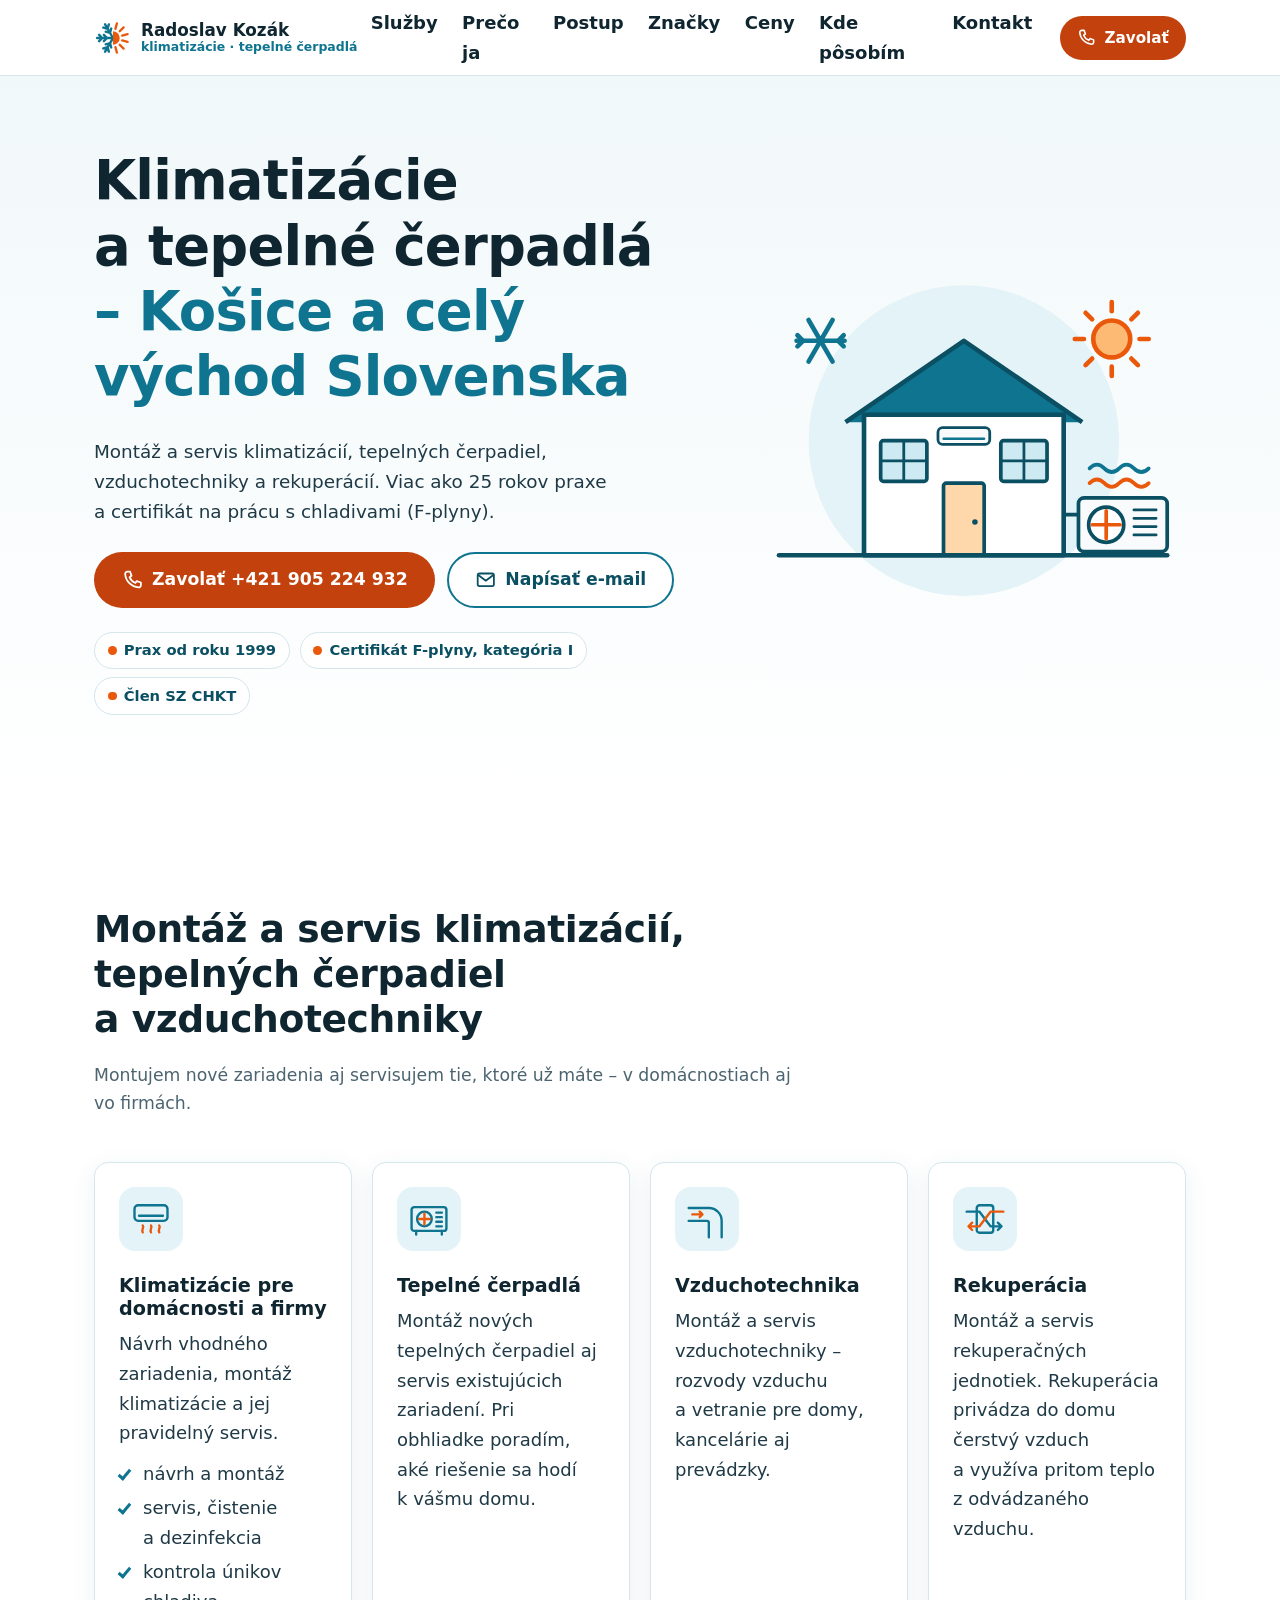
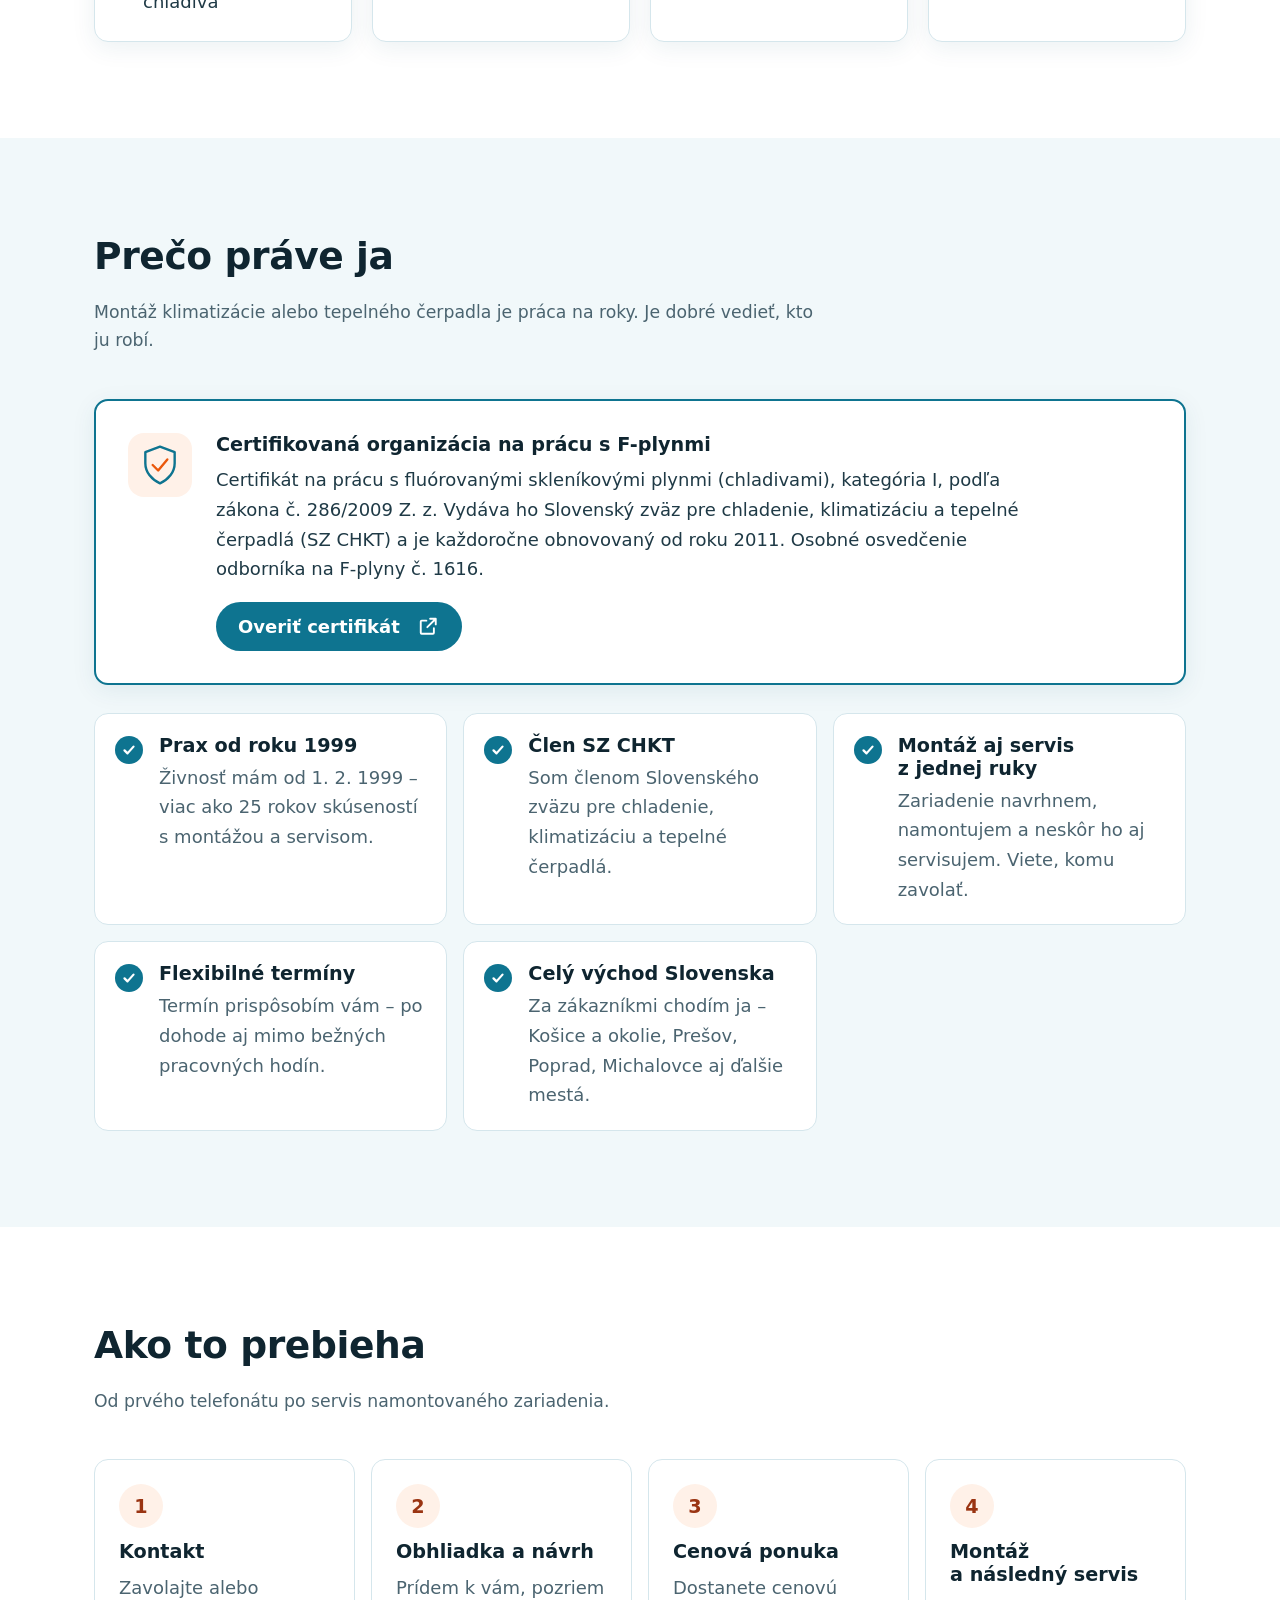
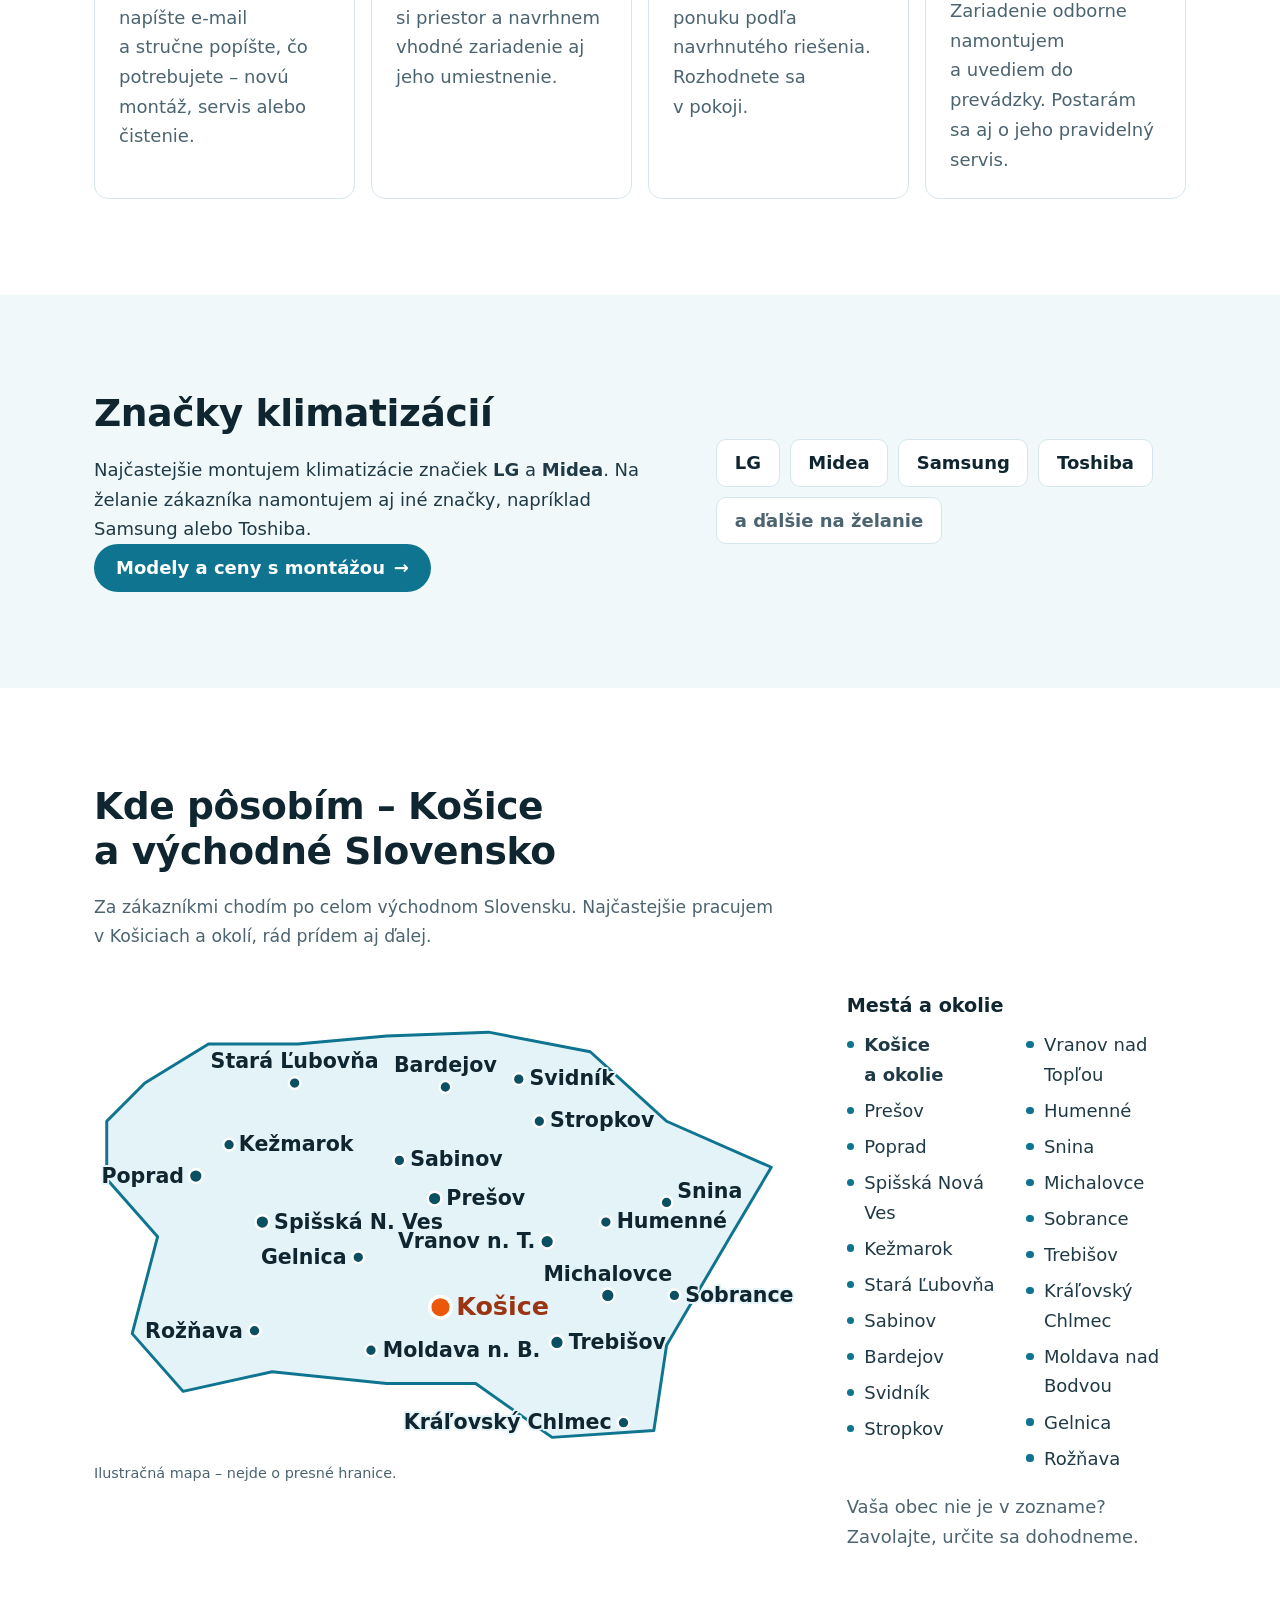
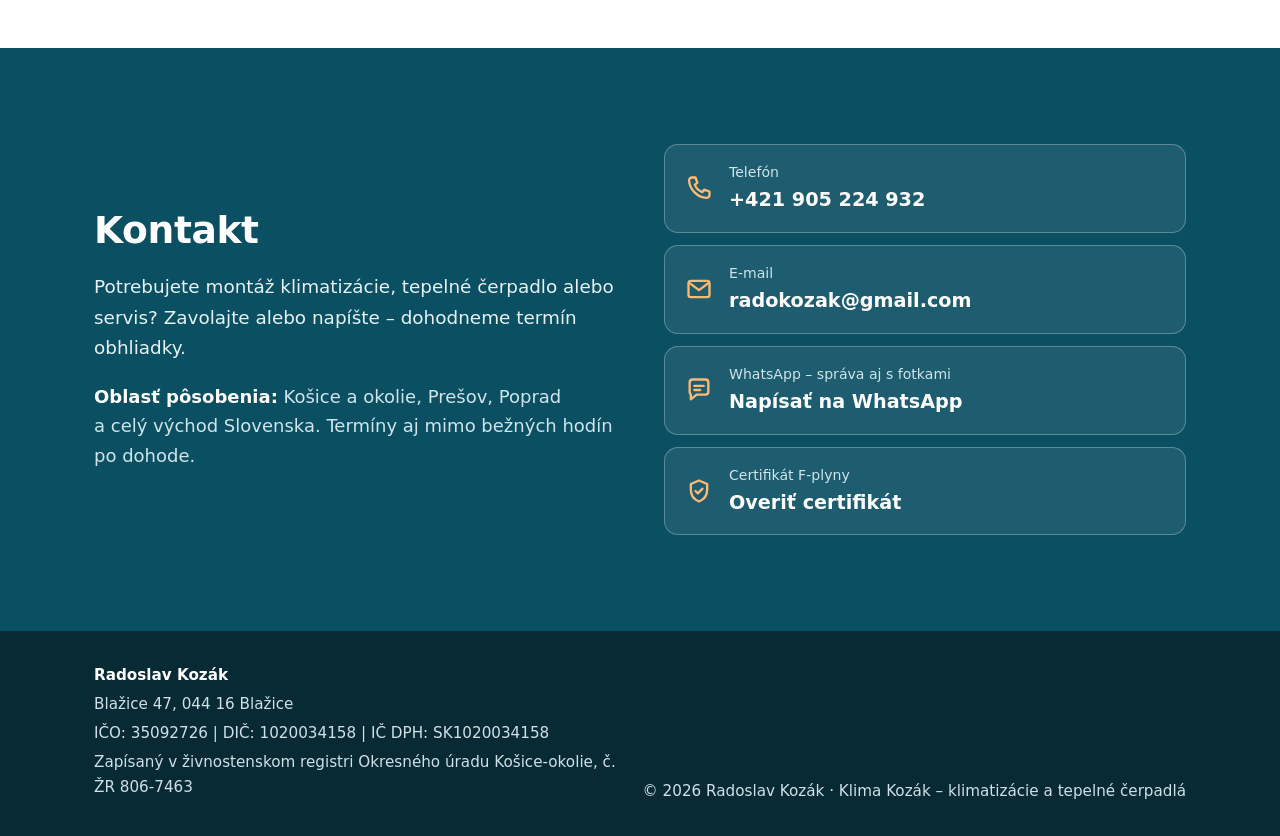
<file: index.html>
<!DOCTYPE html>
<!--
  =====================================================================
  KONTAKTY (doplnené skriptom doplnit-kontakty.ps1)
  ---------------------------------------------------------------------
  Telefón:  +421 905 224 932  (v odkazoch tel:+421905224932)
  E-mail:   radokozak@gmail.com
  Doména:   klimakozak.sk
  Pri zmene: hromadne nahraďte starú hodnotu novou vo všetkých
  súboroch (index.html, 404.html, robots.txt, sitemap.xml).
  =====================================================================
-->
<html lang="sk">
<head>
  <meta charset="utf-8">
  <meta name="viewport" content="width=device-width, initial-scale=1">
  <title>Klimatizácie a tepelné čerpadlá Košice | Radoslav Kozák</title>
  <meta name="description" content="Montáž klimatizácie Košice, tepelné čerpadlo, rekuperácia a vzduchotechnika. Servis klimatizácií v Košiciach, Prešove, Poprade a na celom východnom Slovensku.">
  <link rel="canonical" href="https://klimakozak.sk/">
  <meta name="theme-color" content="#0b4f63">
  <meta name="color-scheme" content="light">

  <link rel="icon" href="favicon.ico" sizes="32x32">
  <link rel="icon" href="favicon.svg" type="image/svg+xml">
  <link rel="icon" href="icon-192.png" type="image/png" sizes="192x192">
  <link rel="apple-touch-icon" href="apple-touch-icon.png">

  <!-- Open Graph / sociálne siete -->
  <meta property="og:type" content="website">
  <meta property="og:locale" content="sk_SK">
  <meta property="og:site_name" content="Klima Kozák">
  <meta property="og:title" content="Klimatizácie a tepelné čerpadlá Košice | Radoslav Kozák">
  <meta property="og:description" content="Montáž a servis klimatizácií, tepelných čerpadiel, vzduchotechniky a rekuperácií. Košice a celý východ Slovenska, prax od roku 1999.">
  <meta property="og:url" content="https://klimakozak.sk/">
  <meta property="og:image" content="https://klimakozak.sk/images/og-image.png">
  <meta property="og:image:width" content="1200">
  <meta property="og:image:height" content="630">
  <meta property="og:image:alt" content="Radoslav Kozák – klimatizácie a tepelné čerpadlá, Košice a východné Slovensko">
  <meta name="twitter:card" content="summary_large_image">
  <meta name="twitter:title" content="Klimatizácie a tepelné čerpadlá Košice | Radoslav Kozák">
  <meta name="twitter:description" content="Montáž a servis klimatizácií, tepelných čerpadiel, vzduchotechniky a rekuperácií na východnom Slovensku.">
  <meta name="twitter:image" content="https://klimakozak.sk/images/og-image.png">

  <link rel="stylesheet" href="css/style.css?v=2026-11-21e">
  <script>document.documentElement.classList.add('js');</script>
  <script src="js/main.js?v=2026-11-19" defer></script>

  <script type="application/ld+json">
  {
    "@context": "https://schema.org",
    "@type": "HVACBusiness",
    "@id": "https://klimakozak.sk/#firma",
    "name": "Radoslav Kozák – klimatizácie a tepelné čerpadlá",
    "legalName": "Radoslav Kozák",
    "alternateName": ["Klima Kozák", "Radoslav Kozák klimatizácie", "Radoslav Kozák – klimatizácie a tepelné čerpadlá"],
    "founder": { "@type": "Person", "name": "Radoslav Kozák" },
    "description": "Montáž a servis klimatizácií, tepelných čerpadiel, vzduchotechniky a rekuperácií v Košiciach a na celom východnom Slovensku.",
    "url": "https://klimakozak.sk/",
    "logo": "https://klimakozak.sk/icon-512.png",
    "image": "https://klimakozak.sk/images/og-image.png",
    "telephone": "+421 905 224 932",
    "email": "radokozak@gmail.com",
    "foundingDate": "1999-02-01",
    "taxID": "1020034158",
    "vatID": "SK1020034158",
    "identifier": {
      "@type": "PropertyValue",
      "propertyID": "IČO",
      "value": "35092726"
    },
    "address": {
      "@type": "PostalAddress",
      "streetAddress": "Blažice 47",
      "postalCode": "044 16",
      "addressLocality": "Blažice",
      "addressCountry": "SK"
    },
    "areaServed": [
      { "@type": "City", "name": "Košice" },
      { "@type": "AdministrativeArea", "name": "Košice-okolie" },
      { "@type": "City", "name": "Prešov" },
      { "@type": "City", "name": "Poprad" },
      { "@type": "City", "name": "Spišská Nová Ves" },
      { "@type": "City", "name": "Kežmarok" },
      { "@type": "City", "name": "Stará Ľubovňa" },
      { "@type": "City", "name": "Sabinov" },
      { "@type": "City", "name": "Bardejov" },
      { "@type": "City", "name": "Svidník" },
      { "@type": "City", "name": "Stropkov" },
      { "@type": "City", "name": "Vranov nad Topľou" },
      { "@type": "City", "name": "Humenné" },
      { "@type": "City", "name": "Snina" },
      { "@type": "City", "name": "Michalovce" },
      { "@type": "City", "name": "Sobrance" },
      { "@type": "City", "name": "Trebišov" },
      { "@type": "City", "name": "Kráľovský Chlmec" },
      { "@type": "City", "name": "Moldava nad Bodvou" },
      { "@type": "City", "name": "Gelnica" },
      { "@type": "City", "name": "Rožňava" },
      { "@type": "AdministrativeArea", "name": "Košický kraj" },
      { "@type": "AdministrativeArea", "name": "Prešovský kraj" }
    ],
    "hasOfferCatalog": {
      "@type": "OfferCatalog",
      "name": "Služby",
      "itemListElement": [
        { "@type": "Offer", "itemOffered": { "@type": "Service", "name": "Montáž a servis klimatizácií", "description": "Návrh, montáž, servis, čistenie a dezinfekcia klimatizácií, kontrola únikov chladiva – pre domácnosti aj firmy." } },
        { "@type": "Offer", "itemOffered": { "@type": "Service", "name": "Montáž a servis tepelných čerpadiel" } },
        { "@type": "Offer", "itemOffered": { "@type": "Service", "name": "Montáž a servis vzduchotechniky" } },
        { "@type": "Offer", "itemOffered": { "@type": "Service", "name": "Montáž a servis rekuperácie" } }
      ]
    },
    "hasCredential": {
      "@type": "EducationalOccupationalCredential",
      "name": "Certifikát pre prácu s fluórovanými skleníkovými plynmi – kategória I (zákon č. 286/2009 Z. z.)",
      "credentialCategory": "certifikát",
      "recognizedBy": {
        "@type": "Organization",
        "name": "Slovenský zväz pre chladenie, klimatizáciu a tepelné čerpadlá",
        "url": "https://www.szchkt.org/"
      },
      "url": "https://www.szchkt.org/a/databaza/organizacie/35092726/stranka"
    },
    "memberOf": {
      "@type": "Organization",
      "name": "Slovenský zväz pre chladenie, klimatizáciu a tepelné čerpadlá",
      "url": "https://www.szchkt.org/"
    }
  }
  </script>
  <script type="application/ld+json">
  {
    "@context": "https://schema.org",
    "@type": "WebSite",
    "@id": "https://klimakozak.sk/#web",
    "name": "Klima Kozák",
    "alternateName": ["Radoslav Kozák – klimatizácie", "klimakozak.sk"],
    "url": "https://klimakozak.sk/",
    "inLanguage": "sk",
    "publisher": { "@id": "https://klimakozak.sk/#firma" }
  }
  </script>
</head>
<body>
  <a class="skip-link" href="#obsah">Preskočiť na obsah</a>

  <header class="site-header">
    <div class="container header-inner">
      <a class="brand" href="#uvod" aria-label="Radoslav Kozák – klimatizácie a tepelné čerpadlá, na začiatok stránky">
        <svg class="brand-mark" viewBox="0 0 48 48" width="40" height="40" aria-hidden="true" focusable="false">
          <use href="#symbol-logo"/>
        </svg>
        <span class="brand-text">
          <span class="brand-name">Radoslav Kozák</span>
          <span class="brand-tag">klimatizácie · tepelné čerpadlá</span>
        </span>
      </a>

      <a class="btn btn-accent btn-call" href="tel:+421905224932">
        <svg class="icon" viewBox="0 0 24 24" aria-hidden="true" focusable="false"><use href="#i-phone"/></svg>
        <span>Zavolať</span>
      </a>

      <button class="menu-toggle" type="button" aria-expanded="false" aria-controls="menu" aria-label="Menu">
        <svg class="icon" viewBox="0 0 24 24" aria-hidden="true" focusable="false">
          <path class="bar bar-1" d="M4 7h16"/><path class="bar bar-2" d="M4 12h16"/><path class="bar bar-3" d="M4 17h16"/>
        </svg>
      </button>

      <nav class="site-nav" id="menu" aria-label="Hlavná navigácia">
        <ul>
          <li><a href="#sluzby">Služby</a></li>
          <li><a href="#preco">Prečo ja</a></li>
          <li><a href="#postup">Postup</a></li>
          <li><a href="#znacky">Značky</a></li>
          <li><a href="klimatizacie.html">Ceny</a></li>
          <li><a href="#oblast">Kde pôsobím</a></li>
          <li><a href="#kontakt">Kontakt</a></li>
        </ul>
      </nav>
    </div>
  </header>

  <main id="obsah">
    <!-- ============ ÚVOD ============ -->
    <section class="hero" id="uvod" aria-labelledby="hero-nadpis">
      <div class="container hero-grid">
        <div class="hero-text">
          <h1 id="hero-nadpis">Klimatizácie a&nbsp;tepelné čerpadlá <span class="h1-place">– Košice a&nbsp;celý východ Slovenska</span></h1>
          <p class="lead">Montáž a&nbsp;servis klimatizácií, tepelných čerpadiel, vzduchotechniky a&nbsp;rekuperácií. Viac ako 25&nbsp;rokov praxe a&nbsp;certifikát na prácu s&nbsp;chladivami (F-plyny).</p>
          <div class="cta-row">
            <a class="btn btn-accent btn-lg" href="tel:+421905224932">
              <svg class="icon" viewBox="0 0 24 24" aria-hidden="true" focusable="false"><use href="#i-phone"/></svg>
              <span>Zavolať <span class="nowrap">+421 905 224 932</span></span>
            </a>
            <a class="btn btn-outline btn-lg" href="mailto:radokozak@gmail.com?subject=Dopyt%20z%20webu">
              <svg class="icon" viewBox="0 0 24 24" aria-hidden="true" focusable="false"><use href="#i-mail"/></svg>
              <span>Napísať e-mail</span>
            </a>
          </div>
          <ul class="badges">
            <li>Prax od roku 1999</li>
            <li>Certifikát F-plyny, kategória I</li>
            <li>Člen SZ CHKT</li>
          </ul>
        </div>

        <svg class="hero-art" viewBox="0 0 480 360" aria-hidden="true" focusable="false">
          <circle cx="240" cy="190" r="168" fill="#e3f3f7"/>
          <!-- vločka = chladenie -->
          <g fill="none" stroke="#0e7490" stroke-width="5" stroke-linecap="round">
            <path d="M59 82h52M72 59.5l26 45M98 59.5l-26 45"/>
            <path d="M66 82l-6-6M66 82l-6 6M104 82l6-6M104 82l6 6"/>
          </g>
          <!-- slnko = kúrenie -->
          <circle cx="400" cy="80" r="20" fill="#fdba74" stroke="#ea580c" stroke-width="5"/>
          <path d="M400 50V40M400 110v10M370 80h-10M430 80h10M421.2 58.8l7.1-7.1M378.8 58.8l-7.1-7.1M421.2 101.2l7.1 7.1M378.8 101.2l-7.1 7.1" stroke="#ea580c" stroke-width="5" stroke-linecap="round"/>
          <!-- dom -->
          <path d="M112 170 240 82l128 88" fill="#0e7490" stroke="#0b4f63" stroke-width="5" stroke-linejoin="round"/>
          <rect x="132" y="162" width="216" height="152" fill="#fff" stroke="#0b4f63" stroke-width="5" stroke-linejoin="round"/>
          <rect x="150" y="190" width="50" height="44" rx="3" fill="#cdeaf2" stroke="#0b4f63" stroke-width="4"/>
          <path d="M175 190v44M150 212h50" stroke="#0b4f63" stroke-width="3"/>
          <rect x="280" y="190" width="50" height="44" rx="3" fill="#cdeaf2" stroke="#0b4f63" stroke-width="4"/>
          <path d="M305 190v44M280 212h50" stroke="#0b4f63" stroke-width="3"/>
          <rect x="218" y="236" width="44" height="78" rx="3" fill="#fed7aa" stroke="#0b4f63" stroke-width="4"/>
          <circle cx="252" cy="278" r="3" fill="#0b4f63"/>
          <!-- vnútorná jednotka klimatizácie -->
          <rect x="212" y="176" width="56" height="18" rx="5" fill="#f8fafc" stroke="#0b4f63" stroke-width="3"/>
          <path d="M218 188h44" stroke="#0e7490" stroke-width="2.5" stroke-linecap="round"/>
          <!-- vonkajšia jednotka / tepelné čerpadlo -->
          <path d="M350 270h14" stroke="#0b4f63" stroke-width="4" stroke-linecap="round"/>
          <rect x="364" y="252" width="96" height="58" rx="6" fill="#f8fafc" stroke="#0b4f63" stroke-width="4"/>
          <circle cx="394" cy="281" r="19" fill="#fff" stroke="#0b4f63" stroke-width="4"/>
          <path d="M394 266v30M379 281h30" stroke="#ea580c" stroke-width="4" stroke-linecap="round"/>
          <path d="M424 265h24M424 274h24M424 283h24M424 292h24" stroke="#0b4f63" stroke-width="3" stroke-linecap="round"/>
          <path d="M376 236q8-8 16 0t16 0 16 0 16 0" fill="none" stroke="#ea580c" stroke-width="4" stroke-linecap="round"/>
          <path d="M376 220q8-8 16 0t16 0 16 0 16 0" fill="none" stroke="#0e7490" stroke-width="4" stroke-linecap="round"/>
          <!-- zem -->
          <path d="M40 314h420" stroke="#0b4f63" stroke-width="5" stroke-linecap="round"/>
        </svg>
      </div>
    </section>

    <!-- ============ SLUŽBY ============ -->
    <section class="section" id="sluzby" aria-labelledby="sluzby-nadpis">
      <div class="container">
        <div class="section-head">
          <h2 id="sluzby-nadpis">Montáž a&nbsp;servis klimatizácií, tepelných čerpadiel a&nbsp;vzduchotechniky</h2>
          <p>Montujem nové zariadenia aj servisujem tie, ktoré už máte – v&nbsp;domácnostiach aj vo&nbsp;firmách.</p>
        </div>

        <ul class="cards" role="list">
          <li class="card">
            <svg class="card-icon" viewBox="0 0 48 48" aria-hidden="true" focusable="false">
              <rect x="6" y="9" width="36" height="17" rx="4"/>
              <path d="M11 20.5h26"/>
              <path class="accent" d="M15 31c2 2.5-2 4.5 0 7.5M24 31c2 2.5-2 4.5 0 7.5M33 31c2 2.5-2 4.5 0 7.5"/>
            </svg>
            <h3>Klimatizácie pre domácnosti a&nbsp;firmy</h3>
            <p>Návrh vhodného zariadenia, montáž klimatizácie a&nbsp;jej pravidelný servis.</p>
            <ul class="ticks">
              <li>návrh a&nbsp;montáž</li>
              <li>servis, čistenie a&nbsp;dezinfekcia</li>
              <li>kontrola únikov chladiva</li>
            </ul>
          </li>
          <li class="card">
            <svg class="card-icon" viewBox="0 0 48 48" aria-hidden="true" focusable="false">
              <rect x="5" y="11" width="38" height="26" rx="3"/>
              <circle cx="19" cy="24" r="8"/>
              <path class="accent" d="M19 18v12M13 24h12"/>
              <path d="M32 17h6M32 22h6M32 27h6M32 32h6M10 37v4M38 37v4"/>
            </svg>
            <h3>Tepelné čerpadlá</h3>
            <p>Montáž nových tepelných čerpadiel aj servis existujúcich zariadení. Pri obhliadke poradím, aké riešenie sa hodí k&nbsp;vášmu domu.</p>
          </li>
          <li class="card">
            <svg class="card-icon" viewBox="0 0 48 48" aria-hidden="true" focusable="false">
              <path d="M4 12h22a14 14 0 0 1 14 14v18"/>
              <path d="M4 26h20a2 2 0 0 1 2 2v16"/>
              <path class="accent" d="M8 19h11M16 16l3 3-3 3"/>
            </svg>
            <h3>Vzduchotechnika</h3>
            <p>Montáž a&nbsp;servis vzduchotechniky – rozvody vzduchu a&nbsp;vetranie pre domy, kancelárie aj prevádzky.</p>
          </li>
          <li class="card">
            <svg class="card-icon" viewBox="0 0 48 48" aria-hidden="true" focusable="false">
              <rect x="15" y="9" width="18" height="30" rx="3"/>
              <path d="M4 16h14l12 16h12M38 28l4 4-4 4"/>
              <path class="accent" d="M44 16H30L18 32H6M10 28l-4 4 4 4"/>
            </svg>
            <h3>Rekuperácia</h3>
            <p>Montáž a&nbsp;servis rekuperačných jednotiek. Rekuperácia privádza do domu čerstvý vzduch a&nbsp;využíva pritom teplo z&nbsp;odvádzaného vzduchu.</p>
          </li>
        </ul>
      </div>
    </section>

    <!-- ============ PREČO PRÁVE JA ============ -->
    <section class="section section-alt" id="preco" aria-labelledby="preco-nadpis">
      <div class="container">
        <div class="section-head">
          <h2 id="preco-nadpis">Prečo práve ja</h2>
          <p>Montáž klimatizácie alebo tepelného čerpadla je práca na roky. Je dobré vedieť, kto ju robí.</p>
        </div>

        <div class="cert">
          <svg class="cert-icon" viewBox="0 0 48 48" aria-hidden="true" focusable="false">
            <path d="M24 4 40 10v12c0 10-7 18-16 22C15 40 8 32 8 22V10z"/>
            <path class="accent" d="m16 24 6 6 10-12"/>
          </svg>
          <div class="cert-text">
            <h3>Certifikovaná organizácia na prácu s&nbsp;F-plynmi</h3>
            <p>Certifikát na prácu s&nbsp;fluórovanými skleníkovými plynmi (chladivami), kategória&nbsp;I, podľa zákona č.&nbsp;286/2009&nbsp;Z.&nbsp;z. Vydáva ho Slovenský zväz pre chladenie, klimatizáciu a&nbsp;tepelné čerpadlá (SZ&nbsp;CHKT) a&nbsp;je každoročne obnovovaný od roku 2011. Osobné osvedčenie odborníka na F-plyny č.&nbsp;1616.</p>
            <a class="btn btn-primary" href="https://www.szchkt.org/a/databaza/organizacie/35092726/stranka" target="_blank" rel="noopener">
              Overiť certifikát<span class="visually-hidden"> v&nbsp;databáze SZ CHKT (otvorí sa v&nbsp;novom okne)</span>
              <svg class="icon" viewBox="0 0 24 24" aria-hidden="true" focusable="false"><path d="M14 4h6v6M20 4l-9 9M18 14v5a1 1 0 0 1-1 1H5a1 1 0 0 1-1-1V7a1 1 0 0 1 1-1h5"/></svg>
            </a>
          </div>
        </div>

        <ul class="reasons" role="list">
          <li>
            <h3>Prax od roku 1999</h3>
            <p>Živnosť mám od 1.&nbsp;2.&nbsp;1999 – viac ako 25&nbsp;rokov skúseností s&nbsp;montážou a&nbsp;servisom.</p>
          </li>
          <li>
            <h3>Člen SZ&nbsp;CHKT</h3>
            <p>Som členom Slovenského zväzu pre chladenie, klimatizáciu a&nbsp;tepelné čerpadlá.</p>
          </li>
          <li>
            <h3>Montáž aj servis z&nbsp;jednej ruky</h3>
            <p>Zariadenie navrhnem, namontujem a&nbsp;neskôr ho aj servisujem. Viete, komu zavolať.</p>
          </li>
          <li>
            <h3>Flexibilné termíny</h3>
            <p>Termín prispôsobím vám – po dohode aj mimo bežných pracovných hodín.</p>
          </li>
          <li>
            <h3>Celý východ Slovenska</h3>
            <p>Za zákazníkmi chodím ja – Košice a&nbsp;okolie, Prešov, Poprad, Michalovce aj ďalšie mestá.</p>
          </li>
        </ul>
      </div>
    </section>

    <!-- ============ AKO TO PREBIEHA ============ -->
    <section class="section" id="postup" aria-labelledby="postup-nadpis">
      <div class="container">
        <div class="section-head">
          <h2 id="postup-nadpis">Ako to prebieha</h2>
          <p>Od prvého telefonátu po servis namontovaného zariadenia.</p>
        </div>
        <ol class="steps">
          <li>
            <h3>Kontakt</h3>
            <p>Zavolajte alebo napíšte e-mail a&nbsp;stručne popíšte, čo potrebujete – novú montáž, servis alebo čistenie.</p>
          </li>
          <li>
            <h3>Obhliadka a&nbsp;návrh</h3>
            <p>Prídem k&nbsp;vám, pozriem si priestor a&nbsp;navrhnem vhodné zariadenie aj jeho umiestnenie.</p>
          </li>
          <li>
            <h3>Cenová ponuka</h3>
            <p>Dostanete cenovú ponuku podľa navrhnutého riešenia. Rozhodnete sa v&nbsp;pokoji.</p>
          </li>
          <li>
            <h3>Montáž a&nbsp;následný servis</h3>
            <p>Zariadenie odborne namontujem a&nbsp;uvediem do prevádzky. Postarám sa aj o&nbsp;jeho pravidelný servis.</p>
          </li>
        </ol>
      </div>
    </section>

    <!-- ============ ZNAČKY ============ -->
    <section class="section section-alt" id="znacky" aria-labelledby="znacky-nadpis">
      <div class="container brands">
        <div>
          <h2 id="znacky-nadpis">Značky klimatizácií</h2>
          <p>Najčastejšie montujem klimatizácie značiek <strong>LG</strong> a&nbsp;<strong>Midea</strong>. Na želanie zákazníka namontujem aj iné značky, napríklad Samsung alebo Toshiba.</p>
          <p class="brands-more"><a class="btn btn-primary" href="klimatizacie.html">Modely a ceny s montážou <span aria-hidden="true">→</span></a></p>
        </div>
        <ul class="brand-list" role="list">
          <li>LG</li>
          <li>Midea</li>
          <li>Samsung</li>
          <li>Toshiba</li>
          <li>a&nbsp;ďalšie na želanie</li>
        </ul>
      </div>
    </section>

    <!-- ============ KDE PÔSOBÍM ============ -->
    <section class="section" id="oblast" aria-labelledby="oblast-nadpis">
      <div class="container">
        <div class="section-head">
          <h2 id="oblast-nadpis">Kde pôsobím – Košice a&nbsp;východné Slovensko</h2>
          <p>Za zákazníkmi chodím po celom východnom Slovensku. Najčastejšie pracujem v&nbsp;Košiciach a&nbsp;okolí, rád prídem aj ďalej.</p>
        </div>
        <div class="area-grid">
          <figure class="map">
            <svg viewBox="0 0 720 470" role="img" aria-labelledby="mapa-nazov mapa-popis">
              <title id="mapa-nazov">Ilustračná mapa východného Slovenska</title>
              <desc id="mapa-popis">Zjednodušená mapa Košického a Prešovského kraja s vyznačenými mestami, v ktorých pôsobím. Zoznam miest je uvedený aj v texte.</desc>
              <g transform="translate(0 12)">
                <path class="map-land" d="M13 118 52 79l65-40h91l91-8 104-4 104 20 78 71 107 47-42 71-65 111-13 87-104 7-78-55h-91l-117-12-91 20-52-59 26-99-52-59z"/>
                <g class="map-dots">
                  <circle class="map-home" cx="354" cy="308" r="11"/>
                  <circle cx="348" cy="197" r="7"/>
                  <circle cx="104" cy="174" r="7"/>
                  <circle cx="172" cy="221" r="7"/>
                  <circle cx="138" cy="142" r="6"/>
                  <circle cx="205" cy="79" r="6"/>
                  <circle cx="312" cy="158" r="6"/>
                  <circle cx="359" cy="83" r="6"/>
                  <circle cx="434" cy="75" r="6"/>
                  <circle cx="455" cy="118" r="6"/>
                  <circle cx="463" cy="241" r="7"/>
                  <circle cx="523" cy="221" r="6"/>
                  <circle cx="585" cy="201" r="6"/>
                  <circle cx="525" cy="296" r="7"/>
                  <circle cx="593" cy="296" r="6"/>
                  <circle cx="473" cy="344" r="7"/>
                  <circle cx="541" cy="426" r="6"/>
                  <circle cx="283" cy="352" r="6"/>
                  <circle cx="270" cy="257" r="6"/>
                  <circle cx="164" cy="332" r="6"/>
                </g>
                <g class="map-labels" aria-hidden="true">
                  <text class="map-home-label" x="370" y="316">Košice</text>
                  <text x="360" y="204">Prešov</text>
                  <text x="92" y="181" text-anchor="end">Poprad</text>
                  <text x="184" y="228">Spišská N. Ves</text>
                  <text x="148" y="148">Kežmarok</text>
                  <text x="205" y="64" text-anchor="middle">Stará Ľubovňa</text>
                  <text x="323" y="164">Sabinov</text>
                  <text x="359" y="68" text-anchor="middle">Bardejov</text>
                  <text x="445" y="81">Svidník</text>
                  <text x="466" y="124">Stropkov</text>
                  <text x="451" y="248" text-anchor="end">Vranov n. T.</text>
                  <text x="534" y="227">Humenné</text>
                  <text x="596" y="196">Snina</text>
                  <text x="525" y="281" text-anchor="middle">Michalovce</text>
                  <text x="604" y="303">Sobrance</text>
                  <text x="485" y="351">Trebišov</text>
                  <text x="529" y="432" text-anchor="end">Kráľovský Chlmec</text>
                  <text x="295" y="359">Moldava n. B.</text>
                  <text x="258" y="264" text-anchor="end">Gelnica</text>
                  <text x="152" y="339" text-anchor="end">Rožňava</text>
                </g>
              </g>
            </svg>
            <figcaption>Ilustračná mapa – nejde o&nbsp;presné hranice.</figcaption>
          </figure>

          <div class="area-list">
            <h3>Mestá a&nbsp;okolie</h3>
            <ul class="cities">
              <li><strong>Košice a&nbsp;okolie</strong></li>
              <li>Prešov</li>
              <li>Poprad</li>
              <li>Spišská Nová Ves</li>
              <li>Kežmarok</li>
              <li>Stará Ľubovňa</li>
              <li>Sabinov</li>
              <li>Bardejov</li>
              <li>Svidník</li>
              <li>Stropkov</li>
              <li>Vranov nad Topľou</li>
              <li>Humenné</li>
              <li>Snina</li>
              <li>Michalovce</li>
              <li>Sobrance</li>
              <li>Trebišov</li>
              <li>Kráľovský Chlmec</li>
              <li>Moldava nad Bodvou</li>
              <li>Gelnica</li>
              <li>Rožňava</li>
            </ul>
            <p class="area-note">Vaša obec nie je v&nbsp;zozname? Zavolajte, určite sa dohodneme.</p>
          </div>
        </div>
      </div>
    </section>

    <!-- ============ REALIZÁCIE ============
      TODO: Sekcia je zatiaľ SKRYTÁ (atribút hidden), kým nebudú fotky.
      1. Nahrajte 3–6 fotiek do images/realizacie/ ako realizacia-1.webp … realizacia-6.webp
         (odporúčaná veľkosť 1200 × 900 px, formát WebP, do ~200 kB).
      2. Upravte texty v <figcaption> a alt texty podľa skutočnej realizácie.
      3. Nepoužité <figure> zmažte.
      4. Odstráňte atribút hidden z <section> nižšie a pridajte odkaz
         <li><a href="#realizacie">Realizácie</a></li> do navigácie v hlavičke.
    -->
    <section class="section section-alt" id="realizacie" aria-labelledby="realizacie-nadpis" hidden>
      <div class="container">
        <div class="section-head">
          <h2 id="realizacie-nadpis">Realizácie</h2>
          <p>Ukážky montáží klimatizácií a&nbsp;tepelných čerpadiel.</p>
        </div>
        <div class="gallery">
          <figure>
            <img src="images/realizacie/realizacia-1.webp" width="1200" height="900" loading="lazy" decoding="async" alt="TODO: popis fotky, napr. vonkajšia jednotka klimatizácie na rodinnom dome v Košiciach">
            <figcaption>TODO: Montáž klimatizácie, Košice</figcaption>
          </figure>
          <figure>
            <img src="images/realizacie/realizacia-2.webp" width="1200" height="900" loading="lazy" decoding="async" alt="TODO: popis fotky">
            <figcaption>TODO: popis realizácie</figcaption>
          </figure>
          <figure>
            <img src="images/realizacie/realizacia-3.webp" width="1200" height="900" loading="lazy" decoding="async" alt="TODO: popis fotky">
            <figcaption>TODO: popis realizácie</figcaption>
          </figure>
          <figure>
            <img src="images/realizacie/realizacia-4.webp" width="1200" height="900" loading="lazy" decoding="async" alt="TODO: popis fotky">
            <figcaption>TODO: popis realizácie</figcaption>
          </figure>
          <figure>
            <img src="images/realizacie/realizacia-5.webp" width="1200" height="900" loading="lazy" decoding="async" alt="TODO: popis fotky">
            <figcaption>TODO: popis realizácie</figcaption>
          </figure>
          <figure>
            <img src="images/realizacie/realizacia-6.webp" width="1200" height="900" loading="lazy" decoding="async" alt="TODO: popis fotky">
            <figcaption>TODO: popis realizácie</figcaption>
          </figure>
        </div>
      </div>
    </section>

    <!-- ============ KONTAKT ============ -->
    <section class="section section-dark" id="kontakt" aria-labelledby="kontakt-nadpis">
      <div class="container contact-grid">
        <div>
          <h2 id="kontakt-nadpis">Kontakt</h2>
          <p class="contact-lead">Potrebujete montáž klimatizácie, tepelné čerpadlo alebo servis? Zavolajte alebo napíšte – dohodneme termín obhliadky.</p>
          <p class="contact-area"><strong>Oblasť pôsobenia:</strong> Košice a&nbsp;okolie, Prešov, Poprad a&nbsp;celý východ Slovenska. Termíny aj mimo bežných hodín po dohode.</p>
        </div>
        <ul class="contact-list" role="list">
          <li>
            <a class="contact-link" href="tel:+421905224932">
              <svg class="icon" viewBox="0 0 24 24" aria-hidden="true" focusable="false"><use href="#i-phone"/></svg>
              <span><span class="contact-label">Telefón</span> <span class="contact-value nowrap">+421 905 224 932</span></span>
            </a>
          </li>
          <li>
            <a class="contact-link" href="mailto:radokozak@gmail.com?subject=Dopyt%20z%20webu">
              <svg class="icon" viewBox="0 0 24 24" aria-hidden="true" focusable="false"><use href="#i-mail"/></svg>
              <span><span class="contact-label">E-mail</span> <span class="contact-value">radokozak@gmail.com</span></span>
            </a>
          </li>
          <li>
            <a class="contact-link" href="https://wa.me/421905224932" target="_blank" rel="noopener">
              <svg class="icon" viewBox="0 0 24 24" aria-hidden="true" focusable="false"><use href="#i-chat"/></svg>
              <span><span class="contact-label">WhatsApp – správa aj s&nbsp;fotkami</span> <span class="contact-value">Napísať na WhatsApp</span><span class="visually-hidden"> (otvorí sa v&nbsp;novom okne)</span></span>
            </a>
          </li>
          <li>
            <a class="contact-link" href="https://www.szchkt.org/a/databaza/organizacie/35092726/stranka" target="_blank" rel="noopener">
              <svg class="icon" viewBox="0 0 24 24" aria-hidden="true" focusable="false"><path d="M12 3 19 6v5c0 5-3 8.5-7 10-4-1.5-7-5-7-10V6z"/><path d="m9 12 2 2 4-4"/></svg>
              <span><span class="contact-label">Certifikát F-plyny</span> <span class="contact-value">Overiť certifikát</span><span class="visually-hidden"> (otvorí sa v&nbsp;novom okne)</span></span>
            </a>
          </li>
        </ul>
      </div>
    </section>
  </main>

  <footer class="site-footer">
    <div class="container footer-grid">
      <div class="legal">
        <p class="legal-name">Radoslav Kozák</p>
        <p>Blažice 47, 044 16 Blažice</p>
        <p>IČO: 35092726 | DIČ: 1020034158 | IČ DPH: SK1020034158</p>
        <p>Zapísaný v živnostenskom registri Okresného úradu Košice-okolie, č. ŽR 806-7463</p>
      </div>
      <p class="copyright">© <span data-rok>2026</span> Radoslav Kozák · Klima Kozák – klimatizácie a&nbsp;tepelné čerpadlá</p>
    </div>
  </footer>

  <!-- Zdieľané SVG symboly (logo a ikony) -->
  <svg class="sprite" aria-hidden="true" focusable="false" xmlns="http://www.w3.org/2000/svg">
    <defs>
      <clipPath id="logo-clip"><rect x="0" y="0" width="24" height="48"/></clipPath>
      <symbol id="symbol-logo" viewBox="0 0 48 48">
        <g clip-path="url(#logo-clip)" fill="none" stroke="#0e7490" stroke-width="3" stroke-linecap="round" stroke-linejoin="round">
          <path d="M24 24H4M10.5 24l-4-4M10.5 24l-4 4M16.5 24l-4-4M16.5 24l-4 4"/>
          <path d="M24 24H4M10.5 24l-4-4M10.5 24l-4 4M16.5 24l-4-4M16.5 24l-4 4" transform="rotate(60 24 24)"/>
          <path d="M24 24H4M10.5 24l-4-4M10.5 24l-4 4M16.5 24l-4-4M16.5 24l-4 4" transform="rotate(-60 24 24)"/>
        </g>
        <path d="M24 15.5a8.5 8.5 0 0 1 0 17z" fill="#ea580c"/>
        <path d="M27.1 12.4l1.8-6.8M32.5 15.5l4.9-4.9M35.6 20.9l6.8-1.8M35.6 27.1l6.8 1.8M32.5 32.5l4.9 4.9M27.1 35.6l1.8 6.8" fill="none" stroke="#ea580c" stroke-width="3" stroke-linecap="round"/>
      </symbol>
      <symbol id="i-phone" viewBox="0 0 24 24">
        <path d="M6 3h3l1.6 4.6-2.2 1.5a11.5 11.5 0 0 0 6.5 6.5l1.5-2.2L21 15v3a2.5 2.5 0 0 1-2.6 2.5C10.6 20 4 13.4 3.5 5.6A2.5 2.5 0 0 1 6 3z"/>
      </symbol>
      <symbol id="i-chat" viewBox="0 0 24 24">
        <path d="M4 5.5A2.5 2.5 0 0 1 6.5 3h11A2.5 2.5 0 0 1 20 5.5v8a2.5 2.5 0 0 1-2.5 2.5H10l-5 4v-4.3A2.5 2.5 0 0 1 4 13.5z"/>
        <path d="M8 8.5h8M8 12h5"/>
      </symbol>
      <symbol id="i-mail" viewBox="0 0 24 24">
        <rect x="3" y="5" width="18" height="14" rx="2"/>
        <path d="m4 7 8 6 8-6"/>
      </symbol>
    </defs>
  </svg>
</body>
</html>
</file>
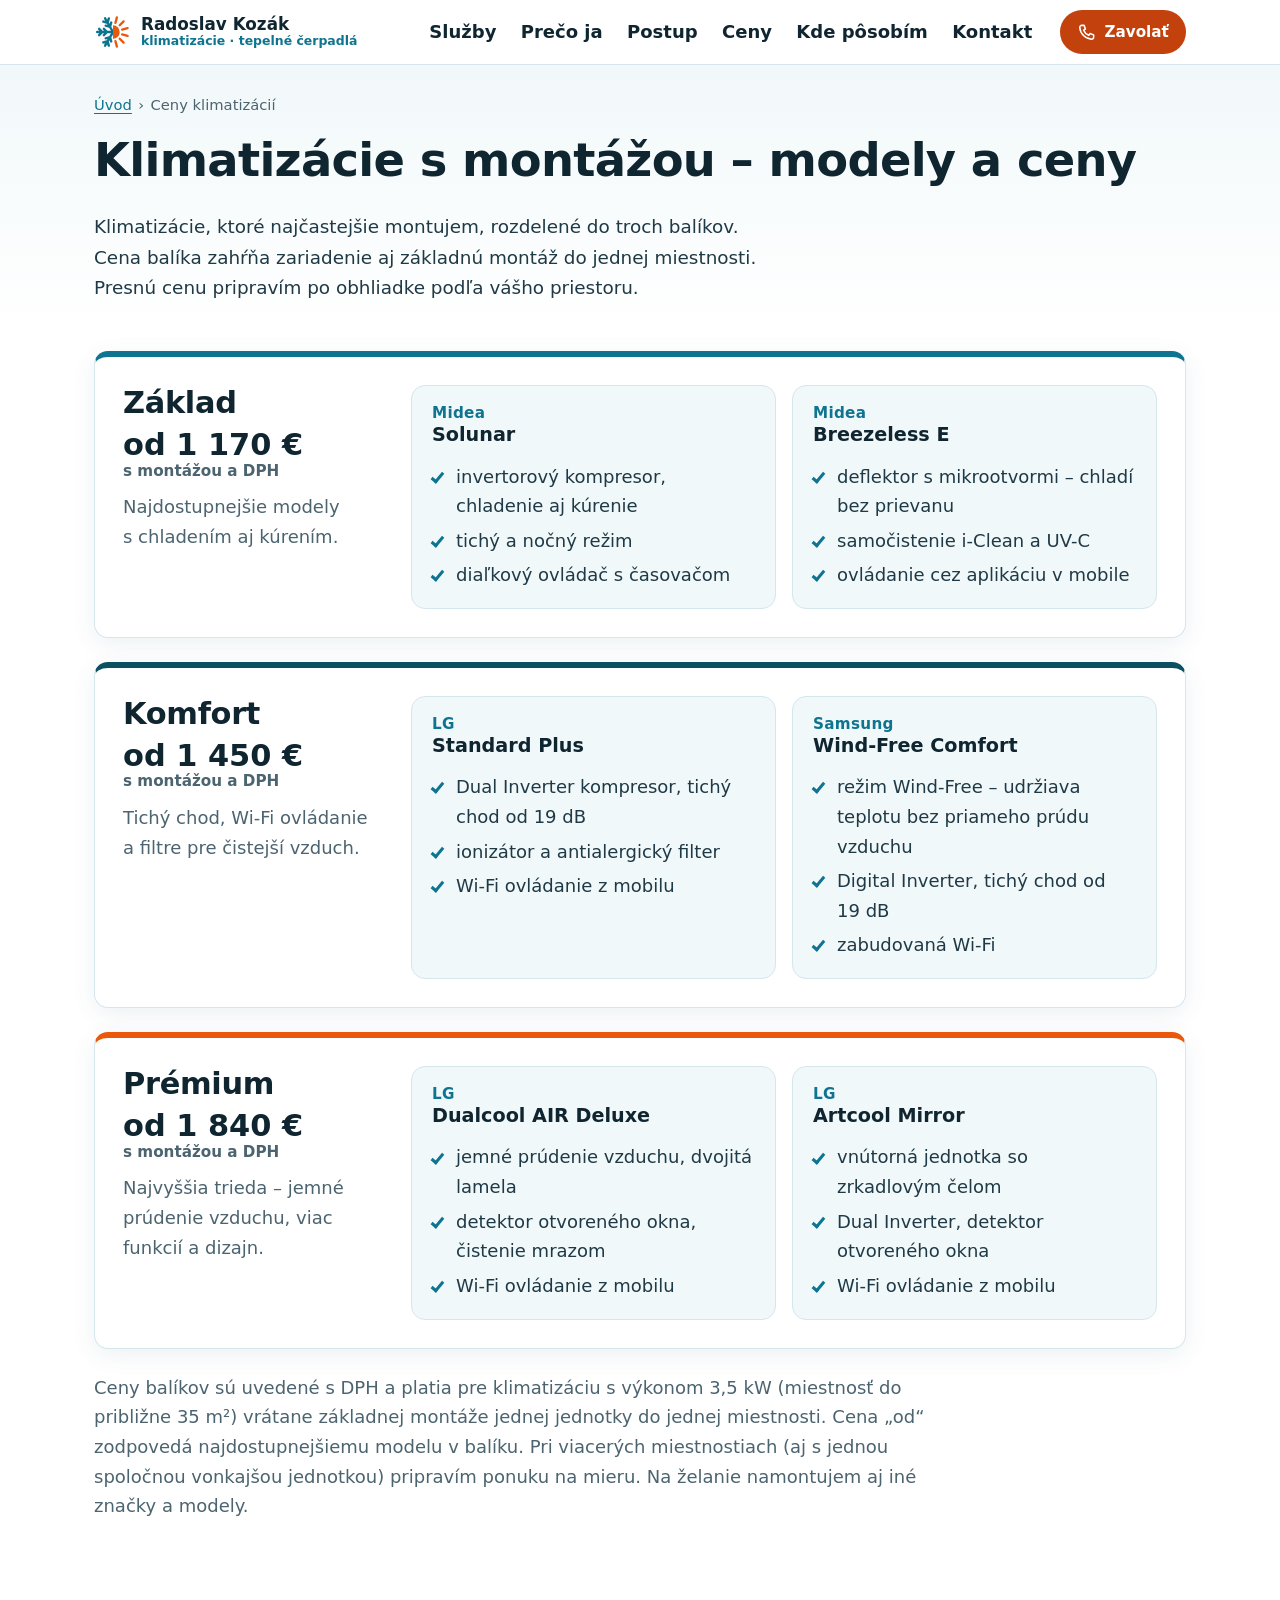
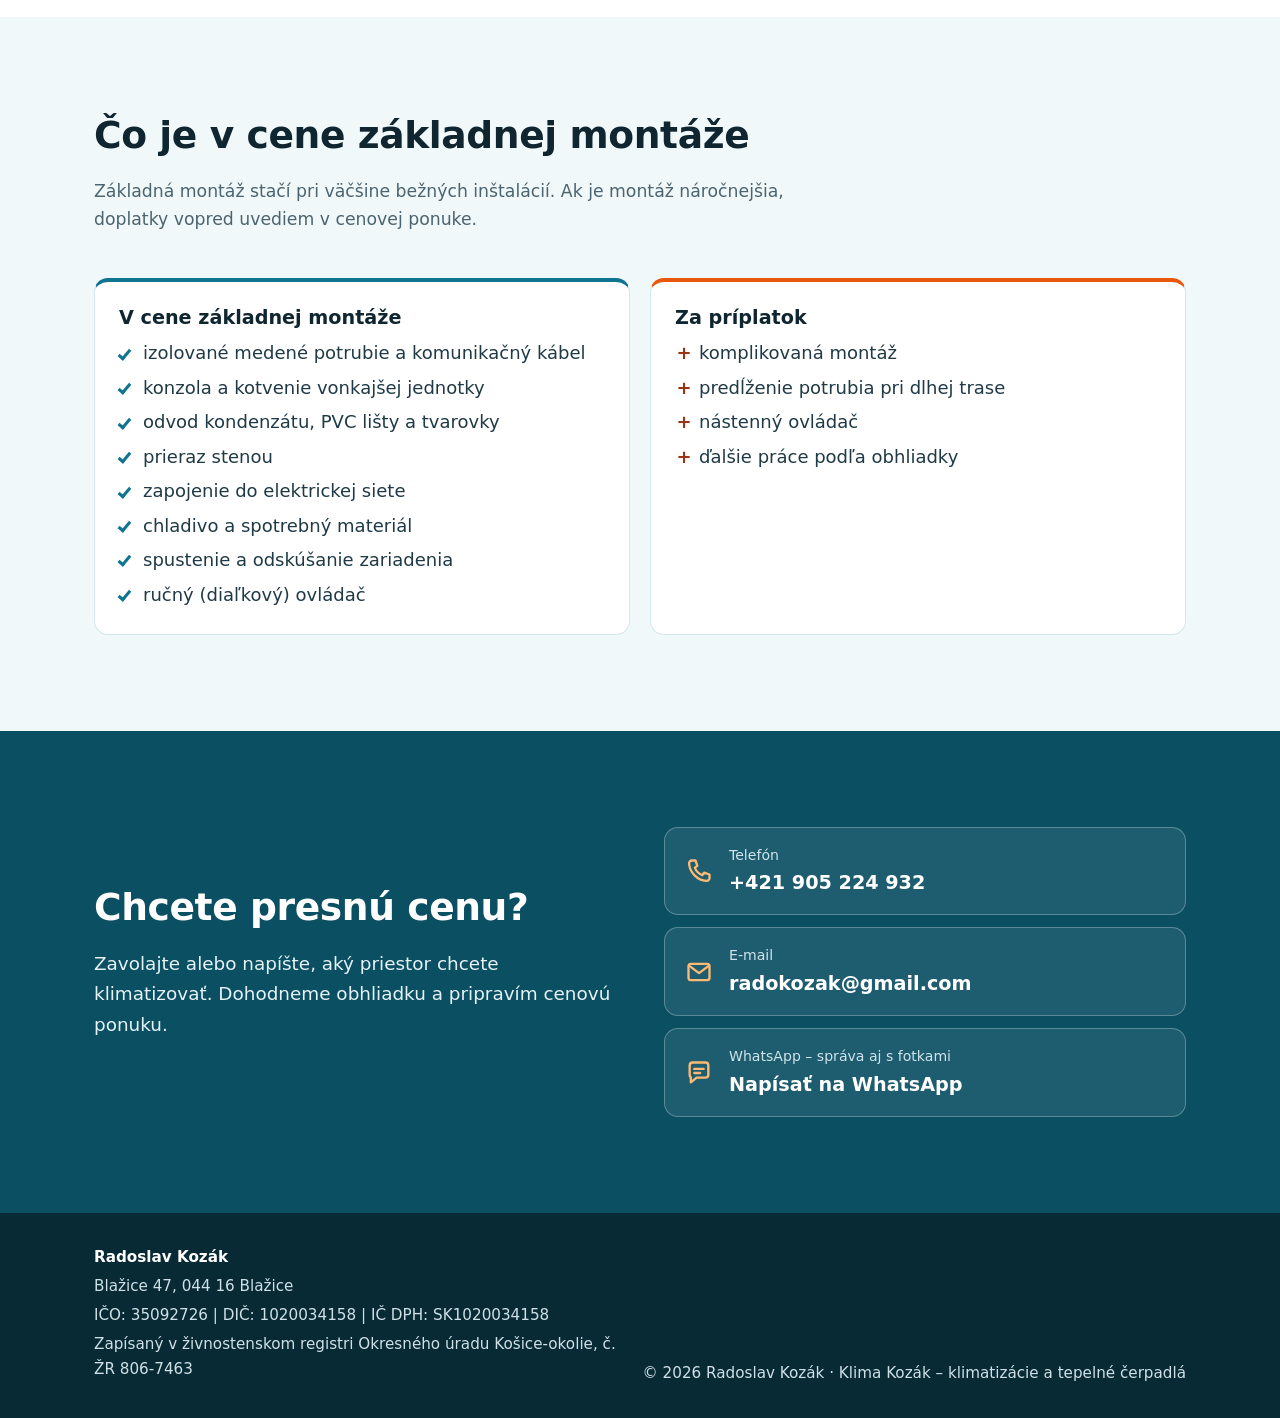
<file: klimatizacie.html>
<!DOCTYPE html>
<!--
  =====================================================================
  PONUKA KLIMATIZÁCIÍ – 3 balíky (Základ / Komfort / Prémium)
  ---------------------------------------------------------------------
  Cena balíka „od“ = najlacnejší model v balíku: zariadenie + základná
  montáž (podľa cenových ponúk Radoslava Kozáka 2026), S DPH 23 %,
  zaokrúhlené nahor na 10 €. Pri zmene uprav <p class="tier-price">.
  =====================================================================
-->
<html lang="sk">
<head>
  <meta charset="utf-8">
  <meta name="viewport" content="width=device-width, initial-scale=1">
  <title>Ceny klimatizácií s montážou Košice – Midea, LG, Samsung | Klima Kozák</title>
  <meta name="description" content="Klimatizácie s montážou od 1 170 € s DPH – balíky Základ, Komfort a Prémium s modelmi Midea, LG a Samsung. Košice, Prešov, Poprad a celý východ Slovenska.">
  <link rel="canonical" href="https://klimakozak.sk/klimatizacie.html">
  <meta name="theme-color" content="#0b4f63">
  <meta name="color-scheme" content="light">

  <link rel="icon" href="favicon.ico" sizes="32x32">
  <link rel="icon" href="favicon.svg" type="image/svg+xml">
  <link rel="icon" href="icon-192.png" type="image/png" sizes="192x192">
  <link rel="apple-touch-icon" href="apple-touch-icon.png">

  <meta property="og:type" content="website">
  <meta property="og:locale" content="sk_SK">
  <meta property="og:site_name" content="Klima Kozák">
  <meta property="og:title" content="Ceny klimatizácií s montážou | Klima Kozák">
  <meta property="og:description" content="Klimatizácie LG a Midea s montážou – modely a orientačné ceny. Košice a celý východ Slovenska.">
  <meta property="og:url" content="https://klimakozak.sk/klimatizacie.html">
  <meta property="og:image" content="https://klimakozak.sk/images/og-image.png">
  <meta name="twitter:card" content="summary_large_image">

  <link rel="stylesheet" href="css/style.css?v=2026-11-21e">
  <script>document.documentElement.classList.add('js');</script>
  <script src="js/main.js?v=2026-11-19" defer></script>
</head>
<body>
  <a class="skip-link" href="#obsah">Preskočiť na obsah</a>

  <header class="site-header">
    <div class="container header-inner">
      <a class="brand" href="./" aria-label="Radoslav Kozák – klimatizácie a tepelné čerpadlá, úvodná stránka">
        <svg class="brand-mark" viewBox="0 0 48 48" width="40" height="40" aria-hidden="true" focusable="false">
          <use href="#symbol-logo"/>
        </svg>
        <span class="brand-text">
          <span class="brand-name">Radoslav Kozák</span>
          <span class="brand-tag">klimatizácie · tepelné čerpadlá</span>
        </span>
      </a>

      <a class="btn btn-accent btn-call" href="tel:+421905224932">
        <svg class="icon" viewBox="0 0 24 24" aria-hidden="true" focusable="false"><use href="#i-phone"/></svg>
        <span>Zavolať</span>
      </a>

      <button class="menu-toggle" type="button" aria-expanded="false" aria-controls="menu" aria-label="Menu">
        <svg class="icon" viewBox="0 0 24 24" aria-hidden="true" focusable="false">
          <path class="bar bar-1" d="M4 7h16"/><path class="bar bar-2" d="M4 12h16"/><path class="bar bar-3" d="M4 17h16"/>
        </svg>
      </button>

      <nav class="site-nav" id="menu" aria-label="Hlavná navigácia">
        <ul>
          <li><a href="./#sluzby">Služby</a></li>
          <li><a href="./#preco">Prečo ja</a></li>
          <li><a href="./#postup">Postup</a></li>
          <li><a href="klimatizacie.html" aria-current="page">Ceny</a></li>
          <li><a href="./#oblast">Kde pôsobím</a></li>
          <li><a href="#kontakt">Kontakt</a></li>
        </ul>
      </nav>
    </div>
  </header>

  <main id="obsah">
    <section class="page-hero" aria-labelledby="ponuka-nadpis">
      <div class="container">
        <nav class="breadcrumb" aria-label="Omrvinková navigácia">
          <ol>
            <li><a href="./">Úvod</a></li>
            <li aria-current="page">Ceny klimatizácií</li>
          </ol>
        </nav>
        <h1 id="ponuka-nadpis">Klimatizácie s&nbsp;montážou – modely a&nbsp;ceny</h1>
        <p class="lead">Klimatizácie, ktoré najčastejšie montujem, rozdelené do troch balíkov. Cena balíka zahŕňa zariadenie aj základnú montáž do jednej miestnosti. Presnú cenu pripravím po obhliadke podľa vášho priestoru.</p>

      </div>
    </section>

    <section class="section section-tight" aria-label="Balíky klimatizácií">
      <div class="container">
        <div class="tiers">
        <section class="tier tier-1" aria-labelledby="t1">
          <div class="tier-head">
            <h2 id="t1">Základ</h2>
            <p class="tier-price">od 1&nbsp;170&nbsp;€ <span>s&nbsp;montážou a&nbsp;DPH</span></p>
            <p class="tier-desc">Najdostupnejšie modely s&nbsp;chladením aj kúrením.</p>
          </div>
          <div class="tier-models">
              <article class="model" aria-labelledby="m1">
                <h3 id="m1"><span class="model-brand">Midea</span> Solunar</h3>
                <ul class="ticks">
                  <li>invertorový kompresor, chladenie aj kúrenie</li>
                  <li>tichý a&nbsp;nočný režim</li>
                  <li>diaľkový ovládač s&nbsp;časovačom</li>
                </ul>
              </article>
              <article class="model" aria-labelledby="m2">
                <h3 id="m2"><span class="model-brand">Midea</span> Breezeless&nbsp;E</h3>
                <ul class="ticks">
                  <li>deflektor s&nbsp;mikrootvormi – chladí bez prievanu</li>
                  <li>samočistenie i-Clean a&nbsp;UV-C</li>
                  <li>ovládanie cez aplikáciu v&nbsp;mobile</li>
                </ul>
              </article>
          </div>
        </section>

        <section class="tier tier-2" aria-labelledby="t2">
          <div class="tier-head">
            <h2 id="t2">Komfort</h2>
            <p class="tier-price">od 1&nbsp;450&nbsp;€ <span>s&nbsp;montážou a&nbsp;DPH</span></p>
            <p class="tier-desc">Tichý chod, Wi-Fi ovládanie a&nbsp;filtre pre čistejší vzduch.</p>
          </div>
          <div class="tier-models">
              <article class="model" aria-labelledby="m3">
                <h3 id="m3"><span class="model-brand">LG</span> Standard Plus</h3>
                <ul class="ticks">
                  <li>Dual Inverter kompresor, tichý chod od 19&nbsp;dB</li>
                  <li>ionizátor a&nbsp;antialergický filter</li>
                  <li>Wi-Fi ovládanie z&nbsp;mobilu</li>
                </ul>
              </article>
              <article class="model" aria-labelledby="m4">
                <h3 id="m4"><span class="model-brand">Samsung</span> Wind-Free Comfort</h3>
                <ul class="ticks">
                  <li>režim Wind-Free – udržiava teplotu bez priameho prúdu vzduchu</li>
                  <li>Digital Inverter, tichý chod od 19&nbsp;dB</li>
                  <li>zabudovaná Wi-Fi</li>
                </ul>
              </article>
          </div>
        </section>

        <section class="tier tier-3" aria-labelledby="t3">
          <div class="tier-head">
            <h2 id="t3">Prémium</h2>
            <p class="tier-price">od 1&nbsp;840&nbsp;€ <span>s&nbsp;montážou a&nbsp;DPH</span></p>
            <p class="tier-desc">Najvyššia trieda – jemné prúdenie vzduchu, viac funkcií a&nbsp;dizajn.</p>
          </div>
          <div class="tier-models">
              <article class="model" aria-labelledby="m5">
                <h3 id="m5"><span class="model-brand">LG</span> Dualcool AIR Deluxe</h3>
                <ul class="ticks">
                  <li>jemné prúdenie vzduchu, dvojitá lamela</li>
                  <li>detektor otvoreného okna, čistenie mrazom</li>
                  <li>Wi-Fi ovládanie z&nbsp;mobilu</li>
                </ul>
              </article>
              <article class="model" aria-labelledby="m6">
                <h3 id="m6"><span class="model-brand">LG</span> Artcool Mirror</h3>
                <ul class="ticks">
                  <li>vnútorná jednotka so zrkadlovým čelom</li>
                  <li>Dual Inverter, detektor otvoreného okna</li>
                  <li>Wi-Fi ovládanie z&nbsp;mobilu</li>
                </ul>
              </article>
          </div>
        </section>
        </div>

        <p class="models-note">Ceny balíkov sú uvedené s&nbsp;DPH a&nbsp;platia pre klimatizáciu s&nbsp;výkonom 3,5&nbsp;kW (miestnosť do približne 35&nbsp;m²) vrátane základnej montáže jednej jednotky do jednej miestnosti. Cena „od“ zodpovedá najdostupnejšiemu modelu v&nbsp;balíku. Pri viacerých miestnostiach (aj s&nbsp;jednou spoločnou vonkajšou jednotkou) pripravím ponuku na mieru. Na želanie namontujem aj iné značky a&nbsp;modely.</p>
      </div>
    </section>

    <section class="section section-alt" aria-labelledby="montaz-nadpis">
      <div class="container">
        <div class="section-head">
          <h2 id="montaz-nadpis">Čo je v&nbsp;cene základnej montáže</h2>
          <p>Základná montáž stačí pri väčšine bežných inštalácií. Ak je montáž náročnejšia, doplatky vopred uvediem v&nbsp;cenovej ponuke.</p>
        </div>
        <div class="install-grid">
          <div class="install-box install-yes">
            <h3>V&nbsp;cene základnej montáže</h3>
            <ul class="ticks">
              <li>izolované medené potrubie a&nbsp;komunikačný kábel</li>
              <li>konzola a&nbsp;kotvenie vonkajšej jednotky</li>
              <li>odvod kondenzátu, PVC lišty a&nbsp;tvarovky</li>
              <li>prieraz stenou</li>
              <li>zapojenie do elektrickej siete</li>
              <li>chladivo a&nbsp;spotrebný materiál</li>
              <li>spustenie a&nbsp;odskúšanie zariadenia</li>
              <li>ručný (diaľkový) ovládač</li>
            </ul>
          </div>
          <div class="install-box install-extra">
            <h3>Za príplatok</h3>
            <ul class="plus">
              <li>komplikovaná montáž</li>
              <li>predĺženie potrubia pri dlhej trase</li>
              <li>nástenný ovládač</li>
              <li>ďalšie práce podľa obhliadky</li>
            </ul>
          </div>
        </div>
      </div>
    </section>

    <section class="section section-dark" id="kontakt" aria-labelledby="kontakt-nadpis">
      <div class="container contact-grid">
        <div>
          <h2 id="kontakt-nadpis">Chcete presnú cenu?</h2>
          <p class="contact-lead">Zavolajte alebo napíšte, aký priestor chcete klimatizovať. Dohodneme obhliadku a&nbsp;pripravím cenovú ponuku.</p>
        </div>
        <ul class="contact-list" role="list">
          <li>
            <a class="contact-link" href="tel:+421905224932">
              <svg class="icon" viewBox="0 0 24 24" aria-hidden="true" focusable="false"><use href="#i-phone"/></svg>
              <span><span class="contact-label">Telefón</span> <span class="contact-value nowrap">+421 905 224 932</span></span>
            </a>
          </li>
          <li>
            <a class="contact-link" href="mailto:radokozak@gmail.com?subject=Cenov%C3%A1%20ponuka%20%E2%80%93%20klimatiz%C3%A1cia">
              <svg class="icon" viewBox="0 0 24 24" aria-hidden="true" focusable="false"><use href="#i-mail"/></svg>
              <span><span class="contact-label">E-mail</span> <span class="contact-value">radokozak@gmail.com</span></span>
            </a>
          </li>
          <li>
            <a class="contact-link" href="https://wa.me/421905224932" target="_blank" rel="noopener">
              <svg class="icon" viewBox="0 0 24 24" aria-hidden="true" focusable="false"><use href="#i-chat"/></svg>
              <span><span class="contact-label">WhatsApp – správa aj s&nbsp;fotkami</span> <span class="contact-value">Napísať na WhatsApp</span><span class="visually-hidden"> (otvorí sa v&nbsp;novom okne)</span></span>
            </a>
          </li>
        </ul>
      </div>
    </section>
  </main>

  <footer class="site-footer">
    <div class="container footer-grid">
      <div class="legal">
        <p class="legal-name">Radoslav Kozák</p>
        <p>Blažice 47, 044 16 Blažice</p>
        <p>IČO: 35092726 | DIČ: 1020034158 | IČ DPH: SK1020034158</p>
        <p>Zapísaný v živnostenskom registri Okresného úradu Košice-okolie, č. ŽR 806-7463</p>
      </div>
      <p class="copyright">© <span data-rok>2026</span> Radoslav Kozák · Klima Kozák – klimatizácie a&nbsp;tepelné čerpadlá</p>
    </div>
  </footer>

  <svg class="sprite" aria-hidden="true" focusable="false" xmlns="http://www.w3.org/2000/svg">
    <defs>
      <clipPath id="logo-clip"><rect x="0" y="0" width="24" height="48"/></clipPath>
      <symbol id="symbol-logo" viewBox="0 0 48 48">
        <g clip-path="url(#logo-clip)" fill="none" stroke="#0e7490" stroke-width="3" stroke-linecap="round" stroke-linejoin="round">
          <path d="M24 24H4M10.5 24l-4-4M10.5 24l-4 4M16.5 24l-4-4M16.5 24l-4 4"/>
          <path d="M24 24H4M10.5 24l-4-4M10.5 24l-4 4M16.5 24l-4-4M16.5 24l-4 4" transform="rotate(60 24 24)"/>
          <path d="M24 24H4M10.5 24l-4-4M10.5 24l-4 4M16.5 24l-4-4M16.5 24l-4 4" transform="rotate(-60 24 24)"/>
        </g>
        <path d="M24 15.5a8.5 8.5 0 0 1 0 17z" fill="#ea580c"/>
        <path d="M27.1 12.4l1.8-6.8M32.5 15.5l4.9-4.9M35.6 20.9l6.8-1.8M35.6 27.1l6.8 1.8M32.5 32.5l4.9 4.9M27.1 35.6l1.8 6.8" fill="none" stroke="#ea580c" stroke-width="3" stroke-linecap="round"/>
      </symbol>
      <symbol id="i-phone" viewBox="0 0 24 24">
        <path d="M6 3h3l1.6 4.6-2.2 1.5a11.5 11.5 0 0 0 6.5 6.5l1.5-2.2L21 15v3a2.5 2.5 0 0 1-2.6 2.5C10.6 20 4 13.4 3.5 5.6A2.5 2.5 0 0 1 6 3z"/>
      </symbol>
      <symbol id="i-chat" viewBox="0 0 24 24">
        <path d="M4 5.5A2.5 2.5 0 0 1 6.5 3h11A2.5 2.5 0 0 1 20 5.5v8a2.5 2.5 0 0 1-2.5 2.5H10l-5 4v-4.3A2.5 2.5 0 0 1 4 13.5z"/>
        <path d="M8 8.5h8M8 12h5"/>
      </symbol>
      <symbol id="i-mail" viewBox="0 0 24 24">
        <rect x="3" y="5" width="18" height="14" rx="2"/>
        <path d="m4 7 8 6 8-6"/>
      </symbol>
    </defs>
  </svg>
</body>
</html>
</file>
<file: css/style.css>
/* =========================================================
   Radoslav Kozák – klimatizácie a tepelné čerpadlá
   Mobile-first, bez frameworku, systémové písmo
   ========================================================= */

:root {
  --c-primary: #0e7490;       /* tyrkysová – hlavná */
  --c-primary-dark: #0b4f63;
  --c-primary-soft: #e3f3f7;
  --c-ink: #0f2530;           /* nadpisy */
  --c-text: #1f3a46;          /* text */
  --c-muted: #4b6470;
  --c-accent: #c2410c;        /* oranžová – akcent (tlačidlá, kontrast 5,2 : 1) */
  --c-accent-dark: #9a3412;
  --c-accent-graphic: #ea580c;
  --c-accent-soft: #fff1e8;
  --c-bg: #ffffff;
  --c-bg-alt: #f1f8fa;
  --c-line: #d5e6ec;
  --c-dark: #0b4f63;
  --c-footer: #082a35;

  --font: system-ui, -apple-system, "Segoe UI", Roboto, "Helvetica Neue", Arial, "Noto Sans", sans-serif;
  --radius: 14px;
  --maxw: 1140px;
  --gutter: 16px;
  --header-h: 64px;
  --shadow: 0 6px 24px rgba(11, 79, 99, .08);
}

*,
*::before,
*::after { box-sizing: border-box; }

html {
  -webkit-text-size-adjust: 100%;
  text-size-adjust: 100%;
  scroll-padding-top: calc(var(--header-h) + 12px);
}

@media (prefers-reduced-motion: no-preference) {
  html { scroll-behavior: smooth; }
}

body {
  margin: 0;
  font-family: var(--font);
  font-size: 1.0625rem;
  line-height: 1.65;
  color: var(--c-text);
  background: var(--c-bg);
  overflow-wrap: break-word;
}

@media (min-width: 768px) {
  body { font-size: 1.125rem; }
  :root { --gutter: 24px; }
}

h1, h2, h3 {
  color: var(--c-ink);
  line-height: 1.2;
  margin: 0 0 .5em;
  text-wrap: balance;
}

h1 { font-size: clamp(2rem, 7vw, 3.4rem); font-weight: 800; letter-spacing: -.015em; }
h2 { font-size: clamp(1.6rem, 4.5vw, 2.35rem); font-weight: 800; letter-spacing: -.01em; }
h3 { font-size: 1.2rem; font-weight: 700; }

p { margin: 0 0 1em; }

a { color: var(--c-primary); text-underline-offset: .18em; }
a:hover { color: var(--c-primary-dark); }

img, svg { max-width: 100%; }
img { height: auto; display: block; }

:focus-visible {
  outline: 3px solid var(--c-accent-graphic);
  outline-offset: 3px;
  border-radius: 4px;
}

.nowrap { white-space: nowrap; }

.visually-hidden {
  position: absolute !important;
  width: 1px; height: 1px;
  padding: 0; margin: -1px;
  overflow: hidden;
  clip: rect(0 0 0 0);
  white-space: nowrap;
  border: 0;
}

.skip-link {
  position: absolute;
  left: 12px; top: -100px;
  z-index: 100;
  padding: .6rem 1rem;
  background: var(--c-ink);
  color: #fff;
  border-radius: 8px;
  font-weight: 700;
}
.skip-link:focus { top: 12px; color: #fff; }

.sprite {
  position: absolute;
  width: 0; height: 0;
  overflow: hidden;
}

.container {
  width: 100%;
  max-width: var(--maxw);
  margin-inline: auto;
  padding-inline: var(--gutter);
}

.icon {
  width: 1.25em; height: 1.25em;
  flex: none;
  fill: none;
  stroke: currentColor;
  stroke-width: 2;
  stroke-linecap: round;
  stroke-linejoin: round;
}

/* ---------- Tlačidlá ---------- */
.btn {
  display: inline-flex;
  align-items: center;
  justify-content: center;
  gap: .55rem;
  min-height: 48px;
  padding: .7rem 1.25rem;
  border: 2px solid transparent;
  border-radius: 999px;
  font: inherit;
  font-weight: 700;
  line-height: 1.2;
  text-decoration: none;
  cursor: pointer;
  transition: background-color .15s, color .15s, border-color .15s;
}
.btn-lg { min-height: 56px; padding: .85rem 1.6rem; font-size: 1.08rem; }

.btn-accent { background: var(--c-accent); color: #fff; }
.btn-accent:hover { background: var(--c-accent-dark); color: #fff; }

.btn-primary { background: var(--c-primary); color: #fff; }
.btn-primary:hover { background: var(--c-primary-dark); color: #fff; }

.btn-outline { background: #fff; color: var(--c-primary-dark); border-color: var(--c-primary); }
.btn-outline:hover { background: var(--c-primary-soft); color: var(--c-primary-dark); }

/* ---------- Hlavička ---------- */
.site-header {
  position: sticky;
  top: 0;
  z-index: 50;
  background: rgba(255, 255, 255, .97);
  border-bottom: 1px solid var(--c-line);
}

.header-inner {
  position: relative;
  display: flex;
  align-items: center;
  gap: 10px;
  min-height: var(--header-h);
}

.brand {
  display: flex;
  align-items: center;
  gap: 9px;
  margin-right: auto;
  min-width: 0;
  color: var(--c-ink);
  text-decoration: none;
}
.brand:hover { color: var(--c-ink); }
.brand-mark { width: 38px; height: 38px; flex: none; }
.brand-text { display: flex; flex-direction: column; min-width: 0; line-height: 1.15; }
.brand-name { font-weight: 800; font-size: 1.05rem; white-space: nowrap; }
.brand-tag { display: none; font-size: .78rem; font-weight: 600; color: var(--c-primary); white-space: nowrap; }

@media (min-width: 420px) {
  .brand-tag { display: block; }
}

.btn-call { min-height: 44px; padding: .5rem .95rem; font-size: .95rem; flex: none; }

@media (max-width: 399px) {
  .header-inner { gap: 8px; }
  .brand { gap: 7px; }
  .brand-mark { width: 32px; height: 32px; }
  .brand-name { font-size: .98rem; }
  .btn-call { padding: .5rem .85rem; }
  .btn-call .icon { display: none; }
}

.menu-toggle {
  display: inline-flex;
  align-items: center;
  justify-content: center;
  width: 44px; height: 44px;
  flex: none;
  padding: 0;
  border: 2px solid var(--c-line);
  border-radius: 10px;
  background: #fff;
  color: var(--c-ink);
  cursor: pointer;
}
.menu-toggle .icon { width: 24px; height: 24px; stroke-width: 2.4; }
.menu-toggle .bar { transition: transform .2s, opacity .2s; transform-origin: 12px 12px; }
.menu-toggle[aria-expanded="true"] .bar-1 { transform: translateY(5px) rotate(45deg); }
.menu-toggle[aria-expanded="true"] .bar-2 { opacity: 0; }
.menu-toggle[aria-expanded="true"] .bar-3 { transform: translateY(-5px) rotate(-45deg); }

/* Bez JS: menu je vždy zobrazené a tlačidlo skryté */
html:not(.js) .menu-toggle { display: none; }
html:not(.js) .header-inner { flex-wrap: wrap; padding-block: 8px; }
html:not(.js) .site-nav { flex-basis: 100%; }

.site-nav ul {
  list-style: none;
  margin: 0;
  padding: 0;
}
.site-nav a {
  display: block;
  padding: .75rem .5rem;
  color: var(--c-ink);
  font-weight: 600;
  text-decoration: none;
  border-radius: 8px;
}
.site-nav a:hover { color: var(--c-primary); background: var(--c-bg-alt); }

html.js .site-nav {
  display: none;
  position: absolute;
  top: 100%;
  left: 0; right: 0;
  padding: 8px var(--gutter) 16px;
  background: #fff;
  border-bottom: 1px solid var(--c-line);
  box-shadow: 0 12px 24px rgba(11, 79, 99, .12);
}
html.js .site-nav.is-open { display: block; }
.site-nav li + li { border-top: 1px solid var(--c-line); }

@media (min-width: 960px) {
  .header-inner { gap: 16px; }
  html.js .menu-toggle { display: none; }
  html.js .site-nav,
  html:not(.js) .site-nav {
    display: block;
    position: static;
    flex-basis: auto;
    order: 2;
    padding: 0;
    border: 0;
    box-shadow: none;
    background: none;
  }
  .site-nav ul { display: flex; gap: 2px; }
  .site-nav li + li { border-top: 0; }
  .site-nav a { padding: .5rem .7rem; }
  .btn-call { order: 3; }
  html:not(.js) .header-inner { flex-wrap: nowrap; padding-block: 0; }
}

/* ---------- Úvod ---------- */
.hero {
  background: linear-gradient(180deg, var(--c-bg-alt) 0%, #fff 100%);
  padding-block: 40px 56px;
}
.hero-grid { display: grid; gap: 32px; align-items: center; }
.h1-place { display: block; color: var(--c-primary); }
.lead { font-size: 1.15rem; color: var(--c-text); max-width: 36em; }
.cta-row { display: flex; flex-wrap: wrap; gap: 12px; margin-block: 24px; }
.cta-row .btn { flex: 1 1 100%; }
.badges {
  list-style: none;
  margin: 0;
  padding: 0;
  display: flex;
  flex-wrap: wrap;
  gap: 8px 10px;
}
.badges li {
  display: inline-flex;
  align-items: center;
  gap: .45rem;
  padding: .35rem .8rem;
  background: #fff;
  border: 1px solid var(--c-line);
  border-radius: 999px;
  font-size: .92rem;
  font-weight: 600;
  color: var(--c-primary-dark);
}
.badges li::before {
  content: "";
  width: .55rem; height: .55rem;
  border-radius: 50%;
  background: var(--c-accent-graphic);
}
.hero-art { width: 100%; max-width: 340px; height: auto; margin-inline: auto; display: block; }

@media (min-width: 560px) {
  .cta-row .btn { flex: 0 1 auto; }
}
@media (min-width: 900px) {
  .hero { padding-block: 72px 96px; }
  .hero-grid { grid-template-columns: 1.15fr .85fr; gap: 48px; }
  .hero-art { max-width: 480px; }
}
@media (min-width: 560px) and (max-width: 899px) {
  .hero-art { max-width: 400px; }
}

/* ---------- Sekcie ---------- */
.section { padding-block: 64px; }
.section-alt { background: var(--c-bg-alt); }
.section-head { max-width: 46rem; margin-bottom: 32px; }
.section-head p { color: var(--c-muted); font-size: 1.08rem; margin: 0; }

@media (min-width: 900px) {
  .section { padding-block: 96px; }
  .section-head { margin-bottom: 44px; }
}

/* ---------- Služby ---------- */
.cards {
  list-style: none;
  margin: 0;
  padding: 0;
  display: grid;
  gap: 20px;
}
.card {
  padding: 24px;
  background: #fff;
  border: 1px solid var(--c-line);
  border-radius: var(--radius);
  box-shadow: var(--shadow);
}
.card p { margin-bottom: .6em; }
.card-icon,
.cert-icon {
  width: 64px; height: 64px;
  padding: 10px;
  margin-bottom: 14px;
  background: var(--c-primary-soft);
  border-radius: 16px;
  fill: none;
  stroke: var(--c-primary);
  stroke-width: 2.6;
  stroke-linecap: round;
  stroke-linejoin: round;
}
.card-icon .accent,
.cert-icon .accent { stroke: var(--c-accent-graphic); }

.ticks { list-style: none; margin: 0; padding: 0; }
.ticks li { position: relative; padding-left: 1.5rem; margin-top: .3rem; }
.ticks li::before {
  content: "";
  position: absolute;
  left: .15rem; top: .45em;
  width: .45rem; height: .8rem;
  border: solid var(--c-primary);
  border-width: 0 3px 3px 0;
  transform: rotate(40deg);
}

@media (min-width: 640px) { .cards { grid-template-columns: repeat(2, 1fr); } }
@media (min-width: 1080px) { .cards { grid-template-columns: repeat(4, 1fr); } }

/* ---------- Prečo ja ---------- */
.cert {
  display: grid;
  gap: 4px 24px;
  padding: 24px;
  margin-bottom: 28px;
  background: #fff;
  border: 2px solid var(--c-primary);
  border-radius: var(--radius);
  box-shadow: var(--shadow);
}
.cert-icon { background: var(--c-accent-soft); }
.cert-text p { max-width: 52rem; }
@media (min-width: 768px) {
  .cert { grid-template-columns: auto 1fr; padding: 32px; }
}

.reasons {
  list-style: none;
  margin: 0;
  padding: 0;
  display: grid;
  gap: 16px;
}
.reasons li {
  position: relative;
  padding: 20px 20px 20px 64px;
  background: #fff;
  border: 1px solid var(--c-line);
  border-radius: var(--radius);
}
.reasons li::before {
  content: "";
  position: absolute;
  left: 20px; top: 22px;
  width: 28px; height: 28px;
  border-radius: 50%;
  background: var(--c-primary) url("data:image/svg+xml,%3Csvg xmlns='http://www.w3.org/2000/svg' viewBox='0 0 24 24' fill='none' stroke='%23fff' stroke-width='3' stroke-linecap='round' stroke-linejoin='round'%3E%3Cpath d='m6 12.5 4 4 8-9'/%3E%3C/svg%3E") center / 18px no-repeat;
}
.reasons h3 { margin-bottom: .3em; }
.reasons p { margin: 0; color: var(--c-muted); }

@media (min-width: 640px) { .reasons { grid-template-columns: repeat(2, 1fr); } }
@media (min-width: 1080px) { .reasons { grid-template-columns: repeat(3, 1fr); } }

/* ---------- Postup ---------- */
.steps {
  list-style: none;
  counter-reset: krok;
  margin: 0;
  padding: 0;
  display: grid;
  gap: 16px;
}
.steps li {
  counter-increment: krok;
  position: relative;
  padding: 24px;
  border: 1px solid var(--c-line);
  border-radius: var(--radius);
  background: #fff;
}
.steps li::before {
  content: counter(krok);
  display: grid;
  place-items: center;
  width: 44px; height: 44px;
  margin-bottom: 12px;
  border-radius: 50%;
  background: var(--c-accent-soft);
  color: var(--c-accent-dark);
  font-weight: 800;
  font-size: 1.2rem;
}
.steps p { margin: 0; color: var(--c-muted); }

@media (min-width: 640px) { .steps { grid-template-columns: repeat(2, 1fr); } }
@media (min-width: 1080px) { .steps { grid-template-columns: repeat(4, 1fr); } }

/* ---------- Značky ---------- */
.brands { display: grid; gap: 24px; align-items: center; }
.brands p { margin: 0; max-width: 40rem; }
.brand-list {
  list-style: none;
  margin: 0;
  padding: 0;
  display: flex;
  flex-wrap: wrap;
  gap: 10px;
}
.brand-list li {
  padding: .5rem 1.1rem;
  background: #fff;
  border: 1px solid var(--c-line);
  border-radius: 10px;
  font-weight: 700;
  color: var(--c-ink);
}
.brand-list li:last-child { font-weight: 600; color: var(--c-muted); }
@media (min-width: 900px) {
  .brands { grid-template-columns: 1.1fr .9fr; gap: 48px; }
}

/* ---------- Oblasť ---------- */
.area-grid { display: grid; gap: 32px; }
.map { margin: 0; }
.map svg { display: block; width: 100%; height: auto; }
.map figcaption { margin-top: 8px; font-size: .9rem; color: var(--c-muted); }
.map-land { fill: var(--c-primary-soft); stroke: var(--c-primary); stroke-width: 3; stroke-linejoin: round; }
.map-dots circle { fill: var(--c-primary-dark); stroke: #fff; stroke-width: 2.5; }
.map-dots .map-home { fill: var(--c-accent-graphic); stroke-width: 3.5; }
.map-labels text { font-family: var(--font); font-size: 21px; font-weight: 600; fill: var(--c-ink); paint-order: stroke; stroke: var(--c-primary-soft); stroke-width: 4px; stroke-linejoin: round; }
.map-labels .map-home-label { font-size: 26px; font-weight: 800; fill: var(--c-accent-dark); }

.cities {
  list-style: none;
  margin: 0 0 16px;
  padding: 0;
  columns: 2;
  column-gap: 20px;
}
.cities li { padding: .2rem 0 .2rem 1.1rem; position: relative; break-inside: avoid; }
.cities li::before {
  content: "";
  position: absolute;
  left: 0; top: .78em;
  width: .45rem; height: .45rem;
  border-radius: 50%;
  background: var(--c-primary);
}
.area-note { color: var(--c-muted); margin: 0; }

@media (min-width: 900px) {
  .area-grid { grid-template-columns: 1.35fr .65fr; gap: 48px; align-items: start; }
}

/* ---------- Realizácie ---------- */
.gallery { display: grid; gap: 16px; }
.gallery figure { margin: 0; background: #fff; border-radius: var(--radius); overflow: hidden; border: 1px solid var(--c-line); }
.gallery img { width: 100%; aspect-ratio: 4 / 3; object-fit: cover; }
.gallery figcaption { padding: 10px 14px; font-size: .95rem; color: var(--c-muted); }
@media (min-width: 640px) { .gallery { grid-template-columns: repeat(2, 1fr); } }
@media (min-width: 1080px) { .gallery { grid-template-columns: repeat(3, 1fr); } }

/* ---------- Kontakt ---------- */
.section-dark { background: var(--c-dark); color: #e6f2f5; }
.section-dark h2 { color: #fff; }
.section-dark a { color: #fff; }
.section-dark :focus-visible { outline-color: #fdba74; }
.contact-grid { display: grid; gap: 28px; }
.contact-lead { font-size: 1.15rem; }
.contact-area { margin: 0; color: #cfe5ea; }
.contact-area strong { color: #fff; }
.contact-list { list-style: none; margin: 0; padding: 0; display: grid; gap: 12px; }
.contact-link {
  display: flex;
  align-items: center;
  gap: 16px;
  padding: 16px 20px;
  background: rgba(255, 255, 255, .08);
  border: 1px solid rgba(255, 255, 255, .28);
  border-radius: var(--radius);
  text-decoration: none;
  min-width: 0;
}
.contact-link:hover { background: rgba(255, 255, 255, .16); }
.contact-link .icon { width: 28px; height: 28px; color: #fdba74; }
.contact-label { display: block; font-size: .88rem; color: #cfe5ea; }
.contact-value { display: block; font-size: 1.2rem; font-weight: 700; color: #fff; overflow-wrap: anywhere; }

@media (min-width: 900px) {
  .contact-grid { grid-template-columns: 1fr 1fr; gap: 48px; align-items: center; }
}

/* ---------- Pätička ---------- */
.site-footer {
  background: var(--c-footer);
  color: #cfe0e6;
  padding-block: 32px;
  font-size: .95rem;
}
.footer-grid { display: grid; gap: 16px; }
.legal p { margin: 0 0 .25em; }
.legal-name { font-weight: 700; color: #fff; }
.copyright { margin: 0; }
@media (min-width: 900px) {
  .footer-grid { grid-template-columns: 1fr auto; align-items: end; }
}

/* ---------- 404 ---------- */
.notfound { padding-block: 72px 96px; text-align: center; }
.notfound .lead { margin-inline: auto; }
.notfound .cta-row { justify-content: center; }
.notfound-code { font-size: clamp(4rem, 18vw, 8rem); font-weight: 800; line-height: 1; color: var(--c-primary-soft); margin: 0 0 8px; -webkit-text-stroke: 2px var(--c-primary); }

@media print {
  .site-header, .menu-toggle, .cta-row { display: none !important; }
  .section-dark, .site-footer { background: none; color: #000; }
  .section-dark h2, .section-dark a, .contact-value { color: #000; }
}

/* ---------- Podstránka: ponuka klimatizácií ---------- */
.page-hero {
  background: linear-gradient(180deg, var(--c-bg-alt) 0%, #fff 100%);
  padding-block: 28px 24px;
}
.page-hero h1 { font-size: clamp(1.9rem, 6vw, 2.9rem); }
.page-hero .lead { margin-bottom: 0; }
.section-tight { padding-top: 24px; }

.breadcrumb ol { list-style: none; margin: 0 0 16px; padding: 0; display: flex; flex-wrap: wrap; gap: .4rem; font-size: .92rem; color: var(--c-muted); }
.breadcrumb li + li::before { content: "›"; margin-right: .4rem; }

.draft-note {
  margin-top: 20px;
  padding: 12px 16px;
  border: 2px dashed var(--c-accent-graphic);
  border-radius: 10px;
  background: var(--c-accent-soft);
  color: var(--c-accent-dark);
}

.models { display: grid; gap: 20px; }
.model {
  display: flex;
  flex-direction: column;
  padding: 24px;
  background: #fff;
  border: 1px solid var(--c-line);
  border-radius: var(--radius);
  box-shadow: var(--shadow);
}
.model h3 { font-size: 1.35rem; margin-bottom: .6em; }
.model-brand { display: block; font-size: .95rem; font-weight: 700; color: var(--c-primary); letter-spacing: .02em; }
.model-tier {
  align-self: flex-start;
  margin: 0 0 12px;
  padding: .2rem .7rem;
  border-radius: 999px;
  background: var(--c-primary-soft);
  color: var(--c-primary-dark);
  font-size: .85rem;
  font-weight: 700;
}
.model .ticks { margin-bottom: 18px; }
.model-prices { width: 100%; margin-top: auto; border-collapse: collapse; font-size: .98rem; }
.model-prices th { text-align: left; font-size: .82rem; font-weight: 600; color: var(--c-muted); padding: 0 6px 6px 0; border-bottom: 1px solid var(--c-line); }
.model-prices td { padding: 9px 6px 9px 0; border-bottom: 1px solid var(--c-line); white-space: nowrap; }
.model-prices th:last-child, .model-prices td.price { text-align: right; padding-right: 0; }
.model-prices td.price { font-weight: 800; color: var(--c-ink); white-space: nowrap; }
.models-note { margin: 24px 0 0; color: var(--c-muted); max-width: 52rem; }

@media (min-width: 640px) { .models { grid-template-columns: repeat(2, 1fr); } }
@media (min-width: 1080px) { .models-6 { grid-template-columns: repeat(3, 1fr); } }

.install-grid { display: grid; gap: 20px; }
.install-box { padding: 24px; background: #fff; border: 1px solid var(--c-line); border-radius: var(--radius); }
.install-yes { border-top: 4px solid var(--c-primary); }
.install-extra { border-top: 4px solid var(--c-accent-graphic); }
.plus { list-style: none; margin: 0; padding: 0; }
.plus li { position: relative; padding-left: 1.5rem; margin-top: .3rem; }
.plus li::before { content: "+"; position: absolute; left: .1rem; top: 0; font-weight: 800; color: var(--c-accent-dark); }
@media (min-width: 768px) { .install-grid { grid-template-columns: 1fr 1fr; } }

.brands-more { margin-top: 20px; }


/* ---------- Balíky klimatizácií ---------- */
.tiers { display: grid; gap: 24px; }
.tier {
  padding: 24px;
  background: #fff;
  border: 1px solid var(--c-line);
  border-top: 6px solid var(--c-primary);
  border-radius: var(--radius);
  box-shadow: var(--shadow);
}
.tier-2 { border-top-color: var(--c-primary-dark); }
.tier-3 { border-top-color: var(--c-accent-graphic); }
.tier-head h2 { font-size: clamp(1.5rem, 4vw, 1.9rem); margin-bottom: .2em; }
.tier-price { margin: 0 0 .4em; font-size: 1.9rem; font-weight: 800; color: var(--c-ink); line-height: 1.15; }
.tier-price span { display: block; font-size: .95rem; font-weight: 600; color: var(--c-muted); }
.tier-desc { margin: 0 0 18px; color: var(--c-muted); }
.tier-models { display: grid; gap: 16px; }
.tier .model { padding: 18px 20px; box-shadow: none; background: var(--c-bg-alt); }
.tier .model h3 { font-size: 1.2rem; margin: 0 0 .5em; color: var(--c-ink); line-height: 1.25; }
.tier .model .ticks { margin-bottom: 0; }
@media (min-width: 640px) { .tier-models { grid-template-columns: 1fr 1fr; } }
@media (min-width: 960px) {
  .tier { display: grid; grid-template-columns: 260px 1fr; gap: 28px; align-items: start; padding: 28px; }
  .tier-desc { margin-bottom: 0; }
}
</file>
